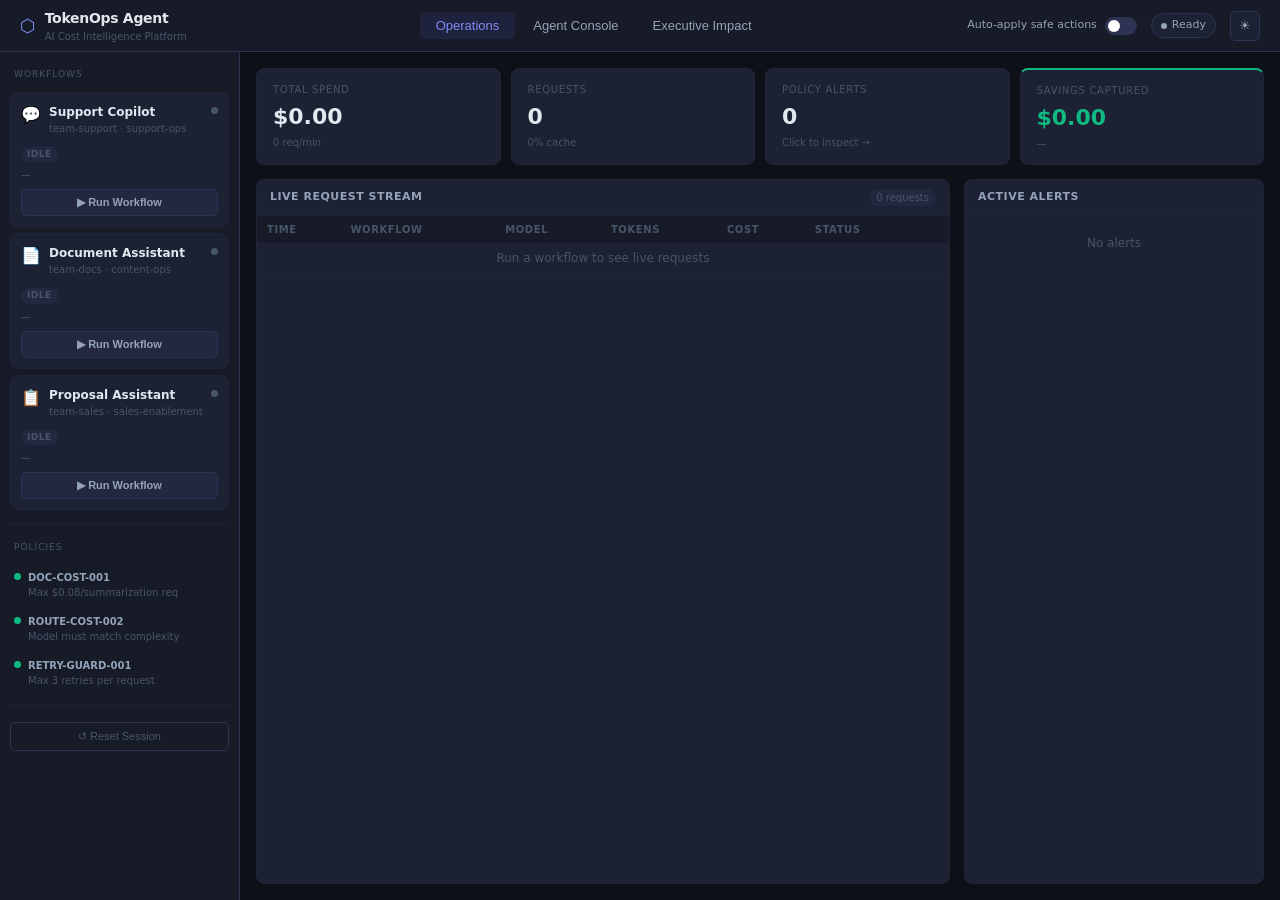
<file: index.html>
<!DOCTYPE html>
<html lang="en" data-theme="dark">
<head>
  <meta charset="UTF-8">
  <meta name="viewport" content="width=device-width, initial-scale=1.0">
  <title>TokenOps Agent</title>
  <link rel="stylesheet" href="styles.css">
</head>
<body>
<div class="app">

  <!-- HEADER -->
  <header class="app-header">
    <div class="hdr-brand">
      <span class="brand-hex">⬡</span>
      <div>
        <div class="brand-name">TokenOps Agent</div>
        <div class="brand-sub">AI Cost Intelligence Platform</div>
      </div>
    </div>

    <nav class="tab-nav" id="tabNav">
      <button class="tab-btn active" data-tab="operations">Operations</button>
      <button class="tab-btn" data-tab="agent">
        Agent Console
        <span class="tab-badge hidden" id="agentBadge">0</span>
      </button>
      <button class="tab-btn" data-tab="executive">Executive Impact</button>
    </nav>

    <div class="hdr-right">
      <label class="autoapply-label">
        <span class="autoapply-text">Auto-apply safe actions</span>
        <div class="toggle" id="autoApplyToggle" onclick="toggleAutoApply()">
          <div class="toggle-thumb"></div>
        </div>
      </label>
      <div class="live-chip" id="liveChip">
        <span class="live-dot"></span>
        <span id="liveLabel">Ready</span>
      </div>
      <button class="hdr-btn" id="themeBtn" onclick="toggleTheme()">☀</button>
    </div>
  </header>

  <!-- BODY -->
  <div class="app-body">

    <!-- SIDEBAR -->
    <aside class="sidebar">
      <div class="sb-label">WORKFLOWS</div>

      <!-- Support Copilot -->
      <div class="wf-card" id="card-support-copilot">
        <div class="wf-card-top">
          <span class="wf-icon">💬</span>
          <div class="wf-meta">
            <div class="wf-name">Support Copilot</div>
            <div class="wf-owner">team-support · support-ops</div>
          </div>
          <span class="wf-dot idle" id="dot-support-copilot"></span>
        </div>
        <div class="wf-badge idle" id="badge-support-copilot">IDLE</div>
        <div class="wf-stats" id="stats-support-copilot">—</div>
        <button class="wf-btn" id="btn-support-copilot"
                onclick="WorkflowEngine.toggle('support-copilot')">▶ Run Workflow</button>
      </div>

      <!-- Document Assistant -->
      <div class="wf-card" id="card-doc-summarizer">
        <div class="wf-card-top">
          <span class="wf-icon">📄</span>
          <div class="wf-meta">
            <div class="wf-name">Document Assistant</div>
            <div class="wf-owner">team-docs · content-ops</div>
          </div>
          <span class="wf-dot idle" id="dot-doc-summarizer"></span>
        </div>
        <div class="wf-badge idle" id="badge-doc-summarizer">IDLE</div>
        <div class="wf-stats" id="stats-doc-summarizer">—</div>
        <button class="wf-btn" id="btn-doc-summarizer"
                onclick="WorkflowEngine.toggle('doc-summarizer')">▶ Run Workflow</button>
      </div>

      <!-- Proposal Assistant -->
      <div class="wf-card" id="card-proposal-assistant">
        <div class="wf-card-top">
          <span class="wf-icon">📋</span>
          <div class="wf-meta">
            <div class="wf-name">Proposal Assistant</div>
            <div class="wf-owner">team-sales · sales-enablement</div>
          </div>
          <span class="wf-dot idle" id="dot-proposal-assistant"></span>
        </div>
        <div class="wf-badge idle" id="badge-proposal-assistant">IDLE</div>
        <div class="wf-stats" id="stats-proposal-assistant">—</div>
        <button class="wf-btn" id="btn-proposal-assistant"
                onclick="WorkflowEngine.toggle('proposal-assistant')">▶ Run Workflow</button>
      </div>

      <div class="sb-divider"></div>
      <div class="sb-label">POLICIES</div>

      <div class="policy-row">
        <span class="policy-dot ok" id="pdot-DOC-COST-001"></span>
        <div>
          <div class="policy-id">DOC-COST-001</div>
          <div class="policy-desc">Max $0.08/summarization req</div>
        </div>
      </div>
      <div class="policy-row">
        <span class="policy-dot ok" id="pdot-ROUTE-COST-002"></span>
        <div>
          <div class="policy-id">ROUTE-COST-002</div>
          <div class="policy-desc">Model must match complexity</div>
        </div>
      </div>
      <div class="policy-row">
        <span class="policy-dot ok" id="pdot-RETRY-GUARD-001"></span>
        <div>
          <div class="policy-id">RETRY-GUARD-001</div>
          <div class="policy-desc">Max 3 retries per request</div>
        </div>
      </div>

      <div class="sb-divider"></div>
      <button class="reset-btn" onclick="App.reset()">↺ Reset Session</button>
    </aside>

    <!-- MAIN -->
    <main class="main">

      <!-- TAB: OPERATIONS -->
      <div class="tab-panel active" id="tab-operations">
        <div class="kpi-row">
          <div class="kpi">
            <div class="kpi-lbl">Total Spend</div>
            <div class="kpi-val" id="kpiSpend">$0.00</div>
            <div class="kpi-sub" id="kpiReqRate">0 req/min</div>
          </div>
          <div class="kpi">
            <div class="kpi-lbl">Requests</div>
            <div class="kpi-val" id="kpiReqs">0</div>
            <div class="kpi-sub" id="kpiCacheRate">0% cache</div>
          </div>
          <div class="kpi kpi-warn" id="kpiAlertCard" onclick="UI.switchTab('agent')" style="cursor:pointer">
            <div class="kpi-lbl">Policy Alerts</div>
            <div class="kpi-val" id="kpiAlerts">0</div>
            <div class="kpi-sub">Click to inspect →</div>
          </div>
          <div class="kpi kpi-green">
            <div class="kpi-lbl">Savings Captured</div>
            <div class="kpi-val" id="kpiSavings">$0.00</div>
            <div class="kpi-sub" id="kpiSavingsPct">—</div>
          </div>
        </div>

        <div class="ops-grid">
          <div class="panel">
            <div class="panel-hdr">
              <h2>Live Request Stream</h2>
              <span class="panel-badge" id="streamCount">0 requests</span>
            </div>
            <div class="tbl-wrap">
              <table class="req-tbl">
                <thead><tr>
                  <th>Time</th><th>Workflow</th><th>Model</th>
                  <th>Tokens</th><th>Cost</th><th>Status</th><th></th>
                </tr></thead>
                <tbody id="reqBody">
                  <tr><td colspan="7" class="empty-cell">Run a workflow to see live requests</td></tr>
                </tbody>
              </table>
            </div>
          </div>

          <div class="panel">
            <div class="panel-hdr"><h2>Active Alerts</h2></div>
            <div id="alertsList"><div class="empty-cell" style="padding:18px">No alerts</div></div>
          </div>
        </div>
      </div>

      <!-- TAB: AGENT CONSOLE -->
      <div class="tab-panel" id="tab-agent">
        <div class="agent-toolbar">
          <span class="agent-toolbar-lbl">Agent observing all running workflows</span>
          <label class="inline-toggle">
            <input type="checkbox" id="autoApplyCb" onchange="toggleAutoApply()">
            <span>Auto-apply safe actions</span>
          </label>
        </div>
        <div class="agent-feed" id="agentFeed">
          <div class="agent-idle">
            <div class="agent-idle-ico">🔍</div>
            <div>Start a workflow to see the agent in action.</div>
          </div>
        </div>
      </div>

      <!-- TAB: EXECUTIVE IMPACT -->
      <div class="tab-panel" id="tab-executive">
        <div id="execContent">
          <div class="exec-empty">
            <div style="font-size:32px;margin-bottom:10px">📊</div>
            <div>Run a workflow and approve an optimization to see the impact summary.</div>
          </div>
        </div>
      </div>

    </main>
  </div><!-- /app-body -->

  <!-- DRAWER -->
  <div class="drawer" id="drawer">
    <div class="drawer-hdr">
      <span id="drawerTitle">Inspection</span>
      <button class="drawer-close" onclick="Drawer.close()">✕</button>
    </div>
    <div class="drawer-body" id="drawerBody"></div>
  </div>
  <div class="drawer-scrim" id="drawerScrim" onclick="Drawer.close()"></div>

</div><!-- /app -->
<script src="app.js"></script>
</body>
</html>
</file>
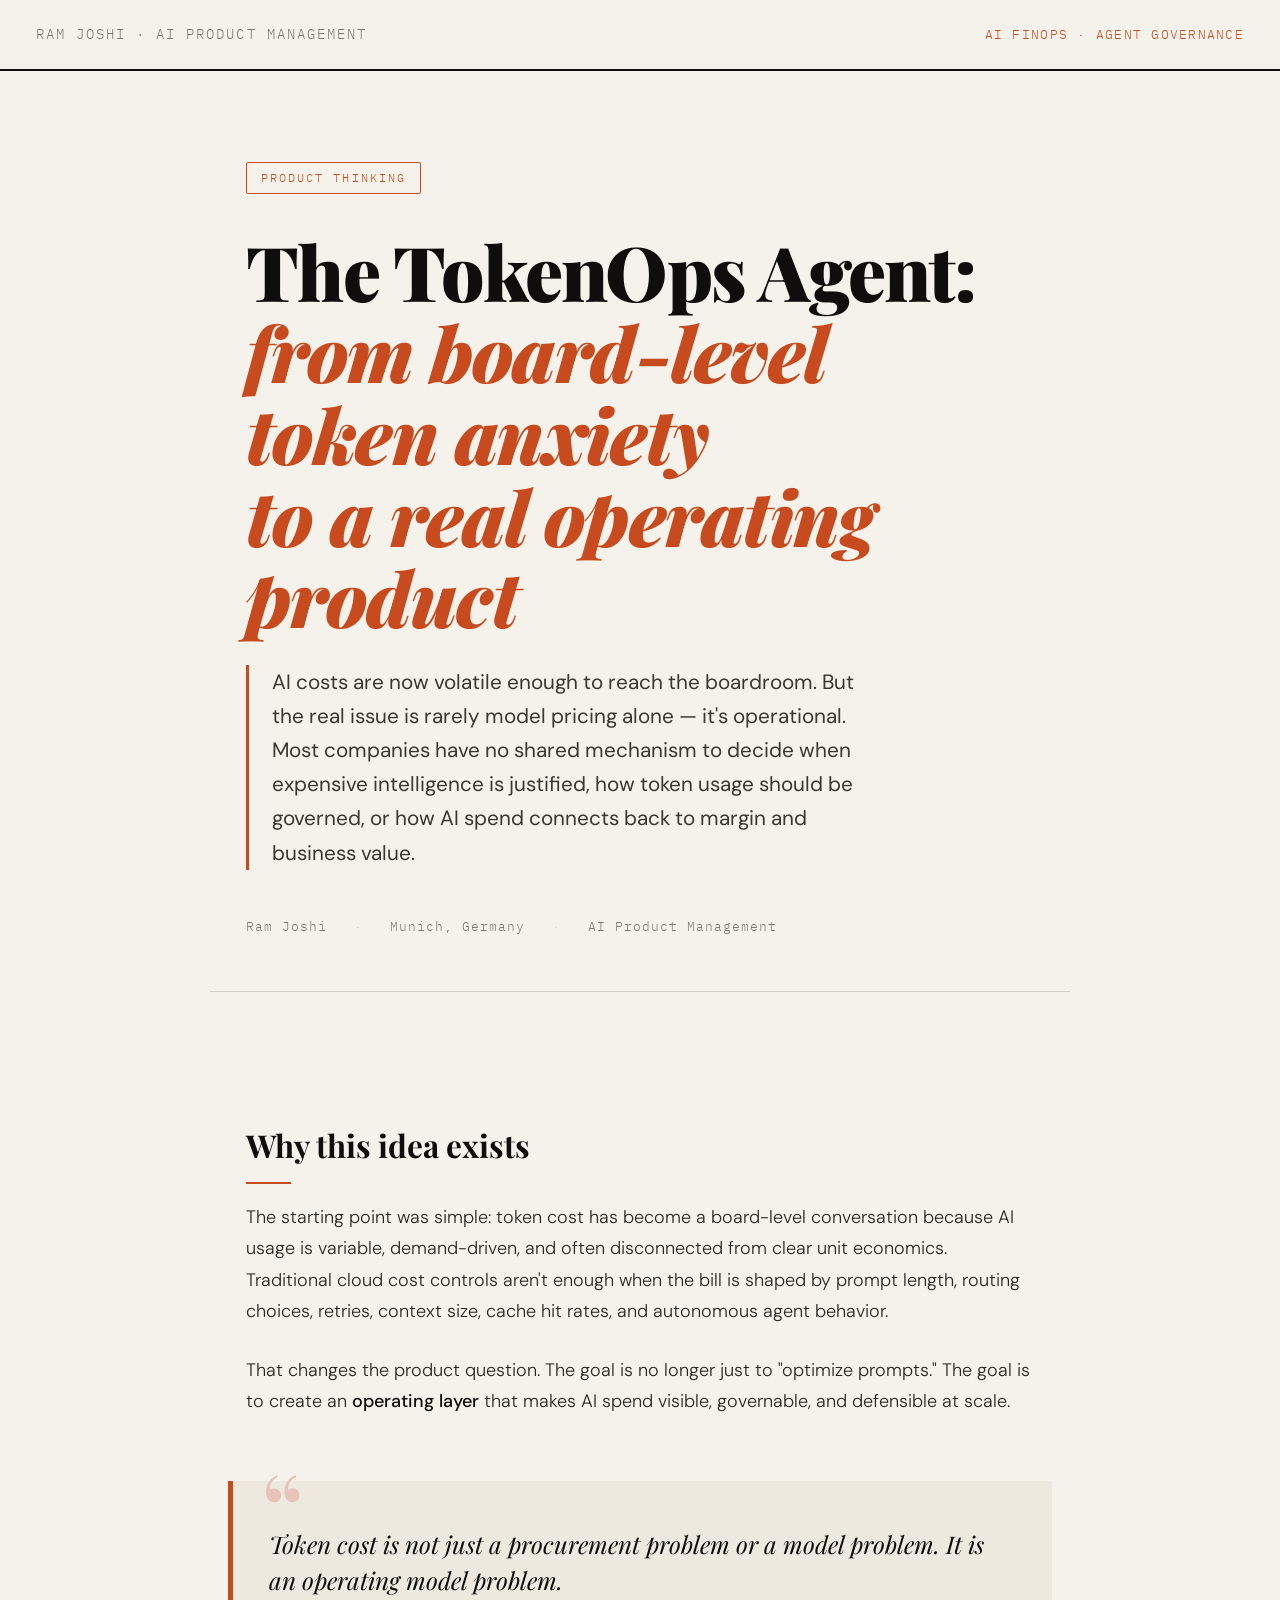
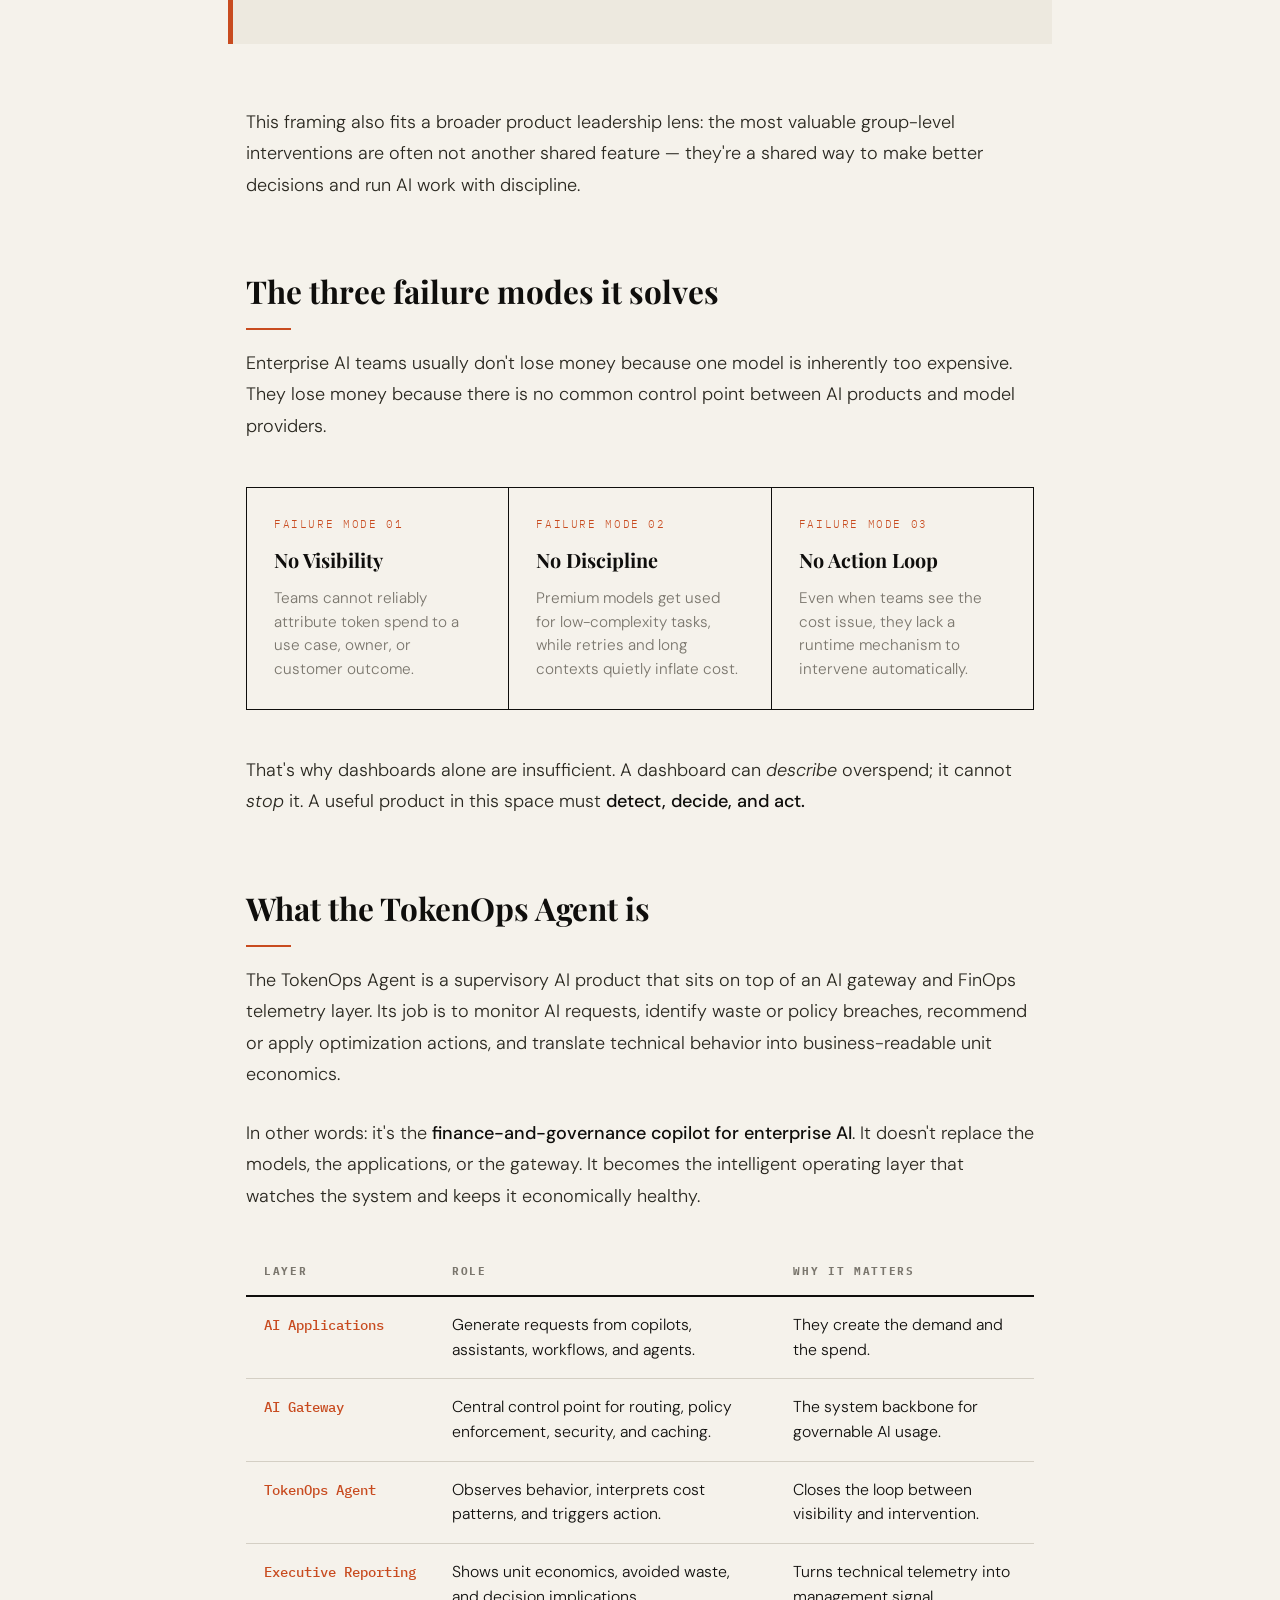
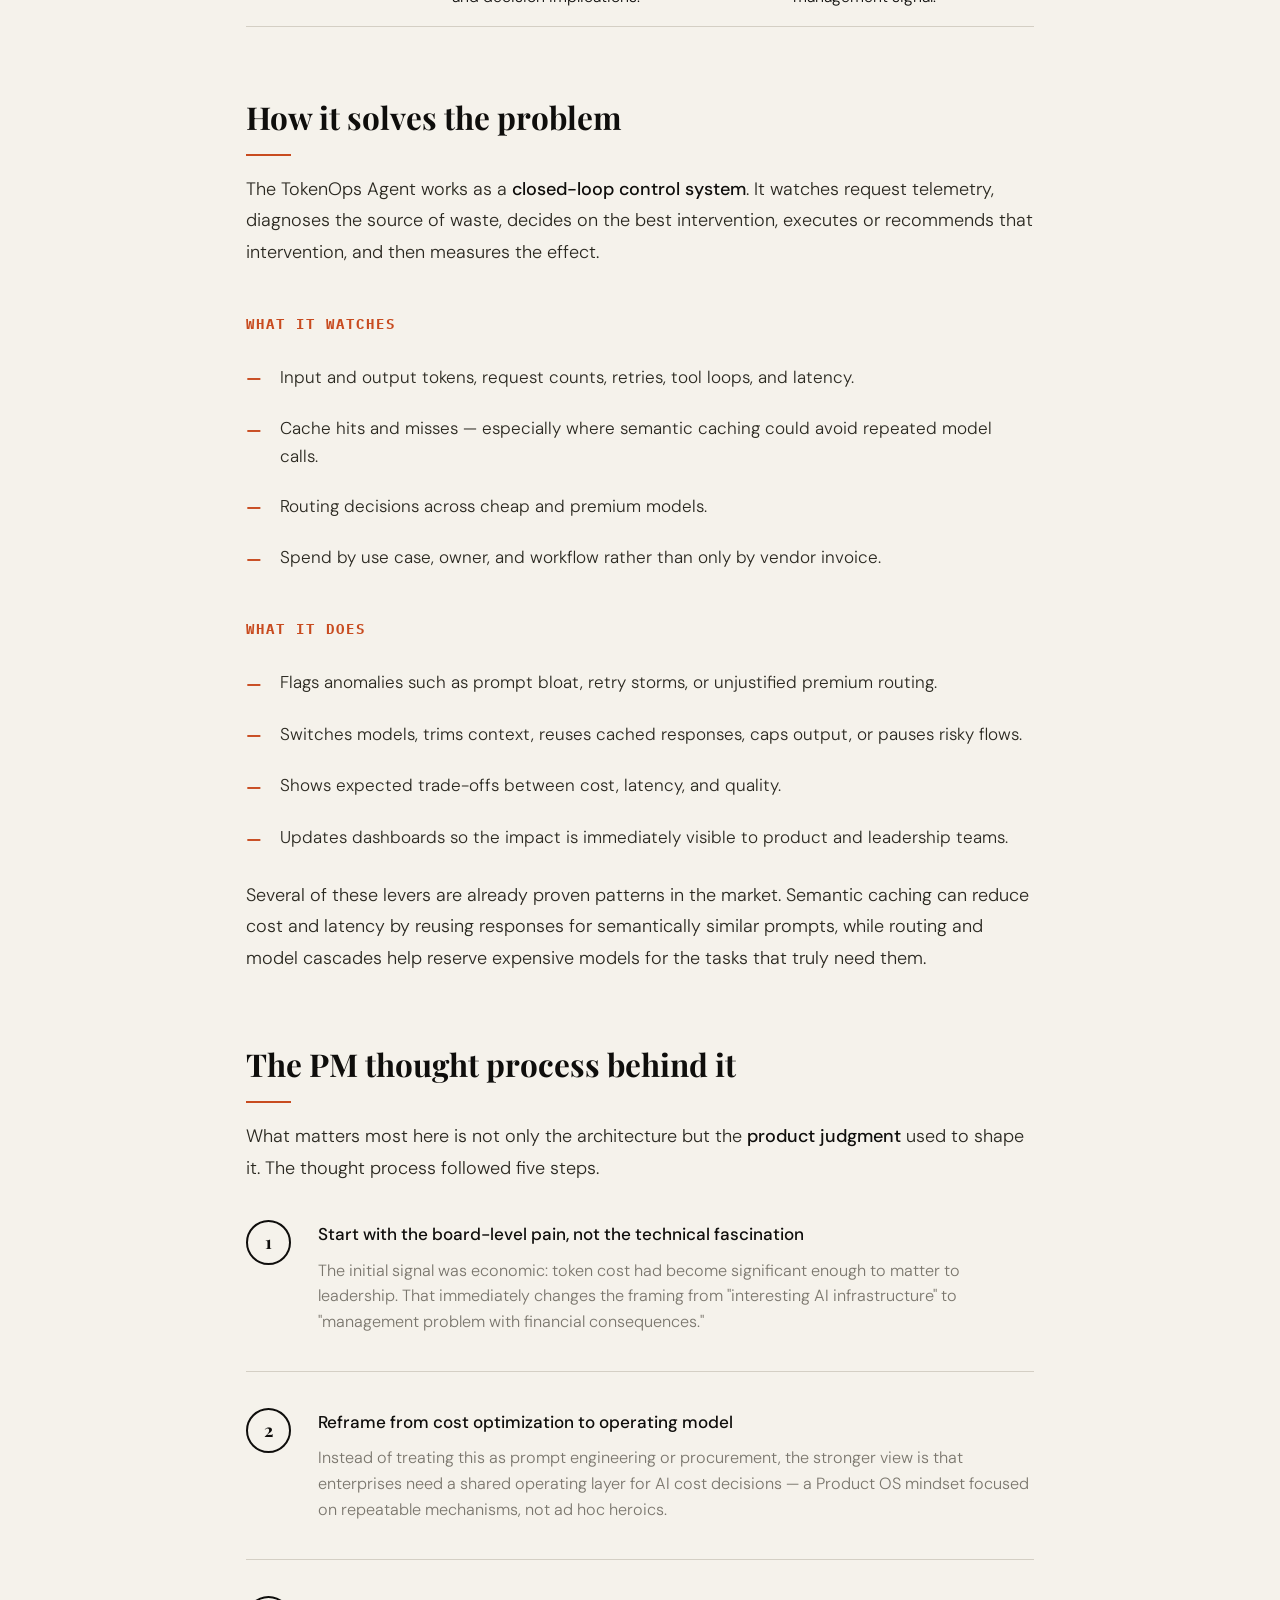
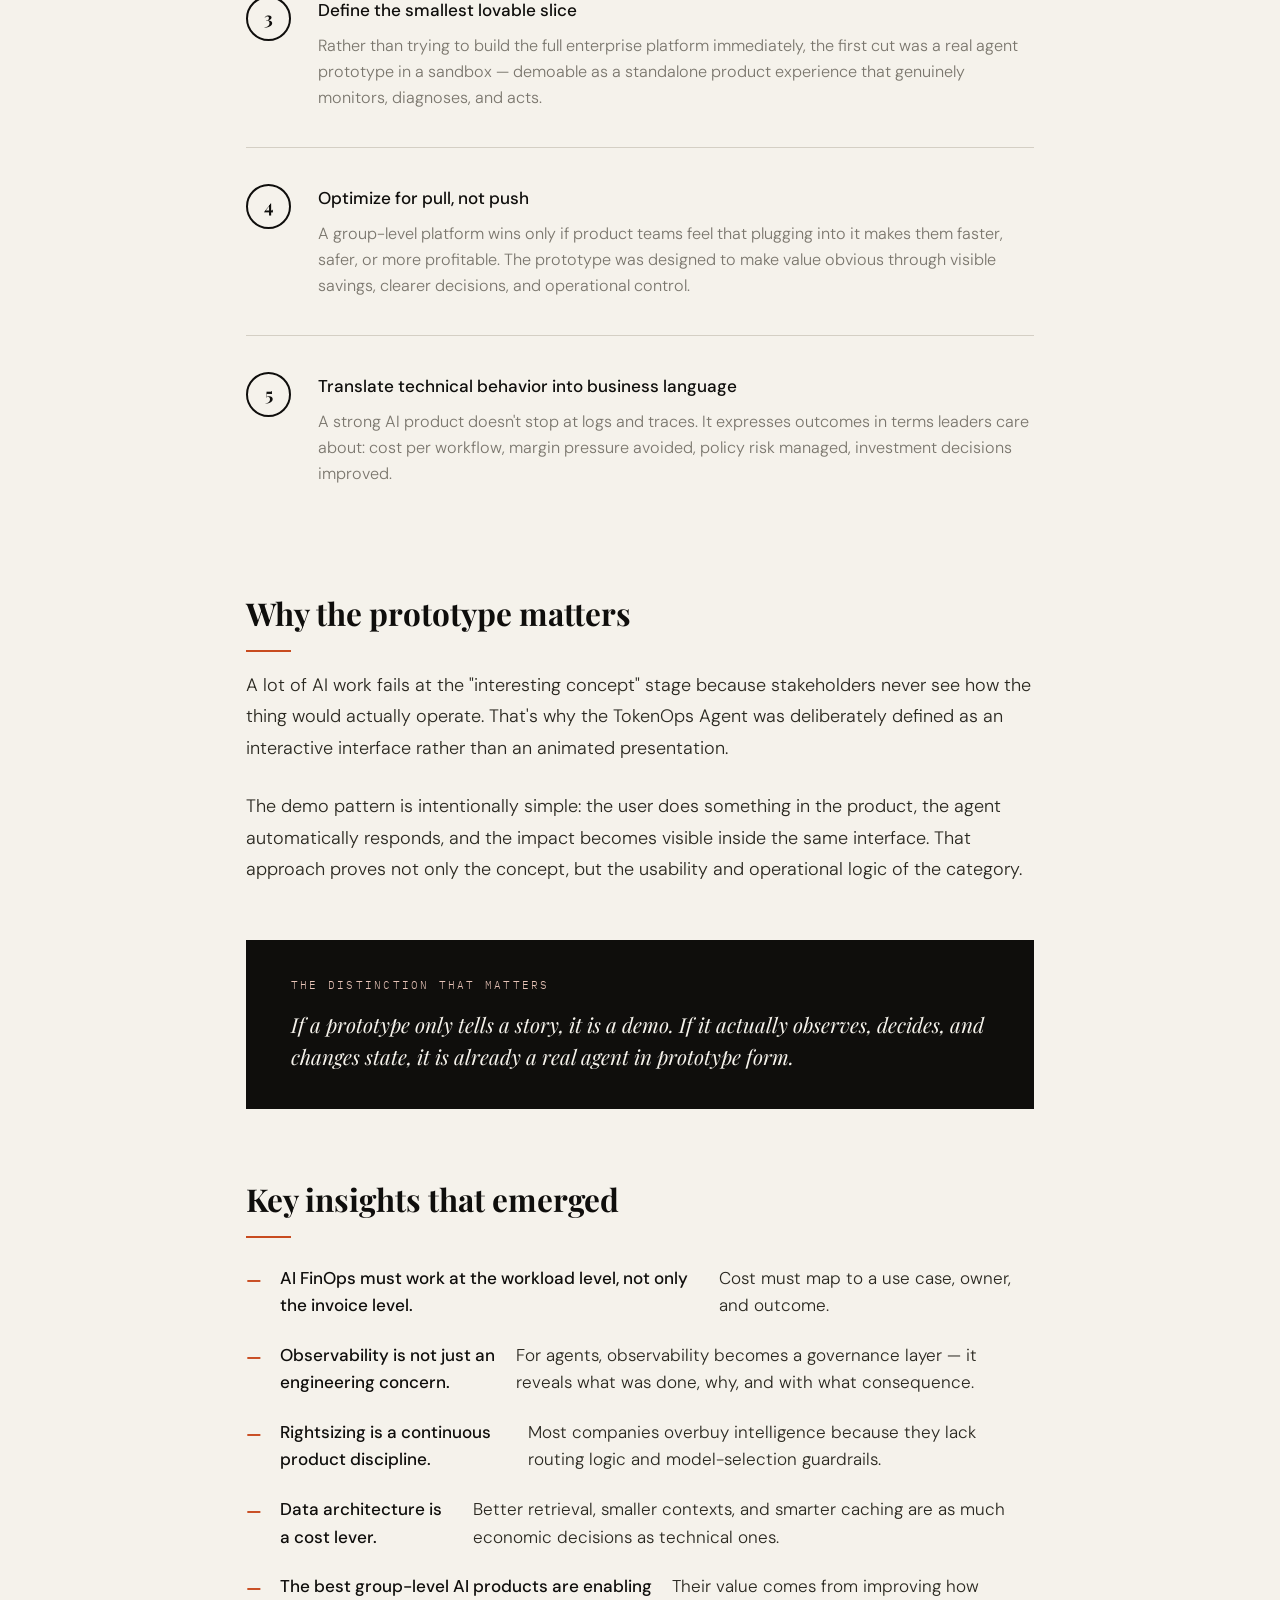
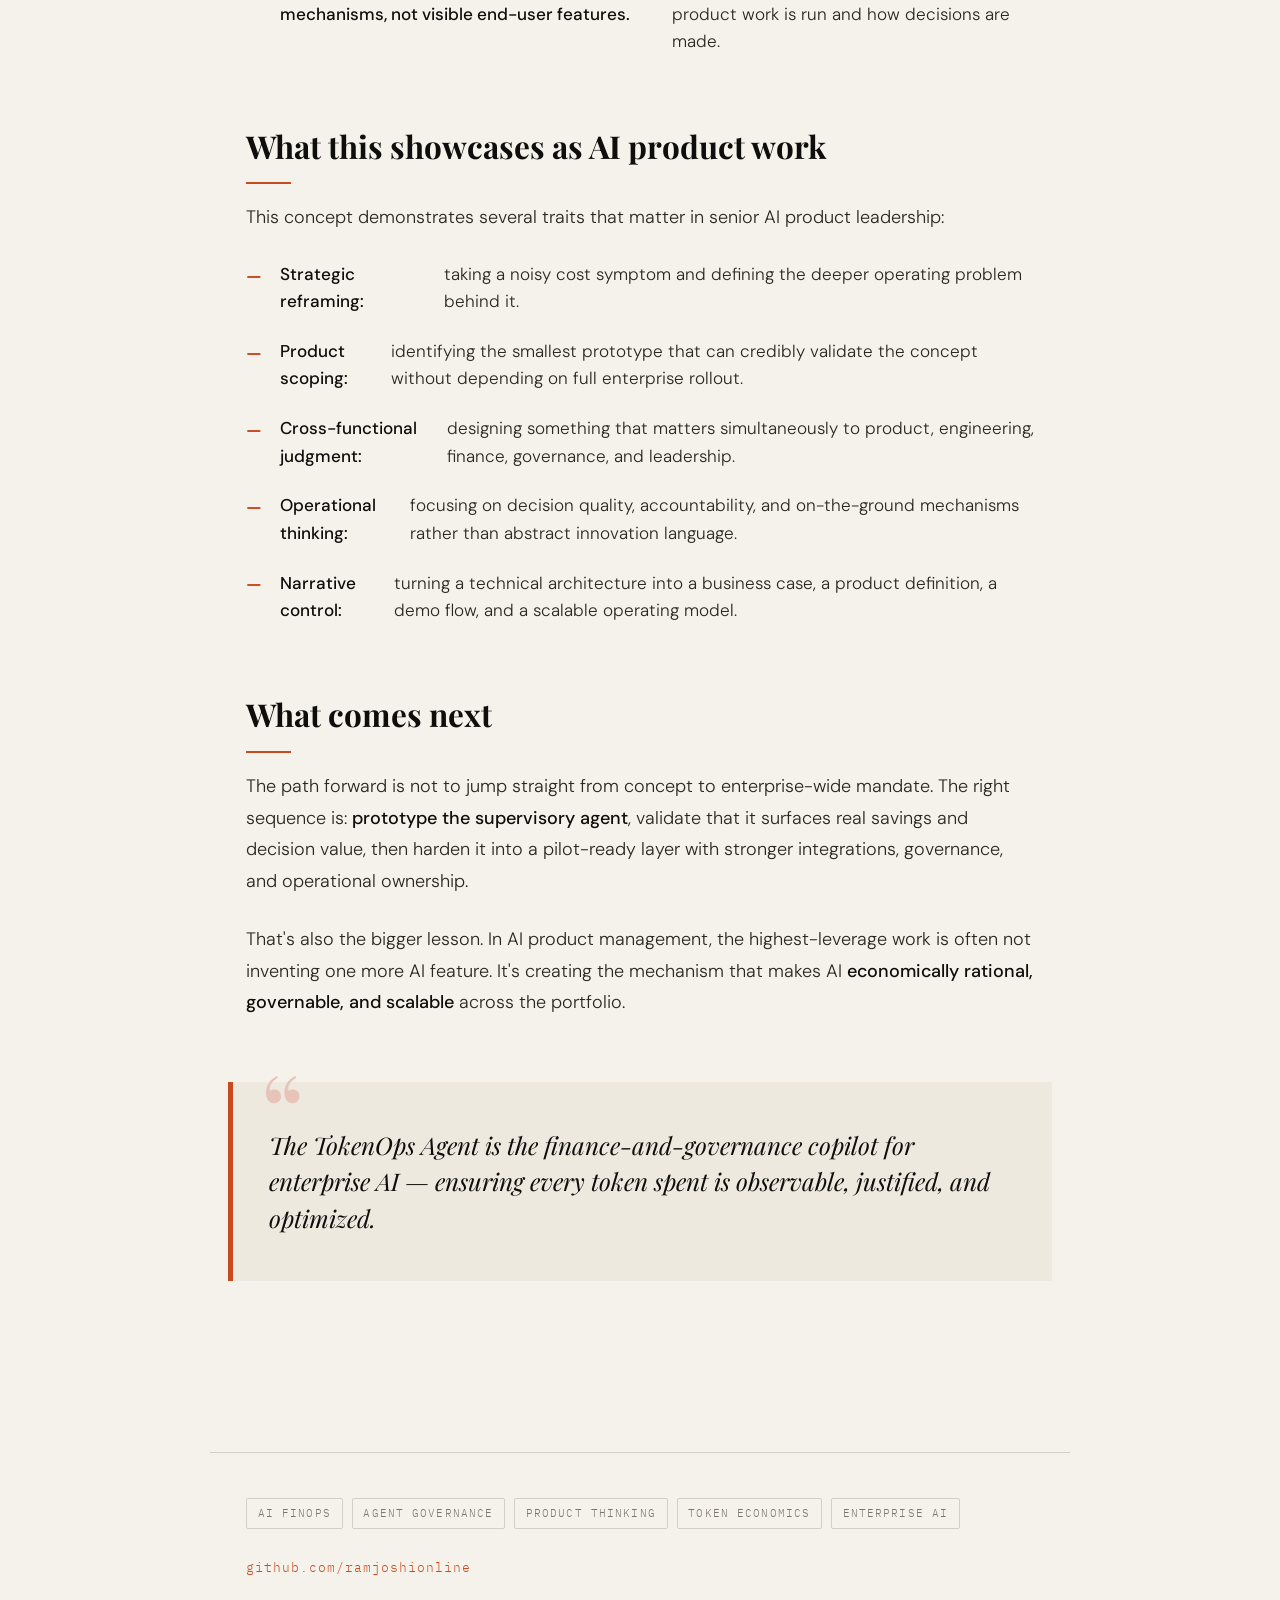
<file: blog.html>
<!DOCTYPE html>
<html lang="en">
<head>
<meta charset="UTF-8">
<meta name="viewport" content="width=device-width, initial-scale=1.0">
<title>The TokenOps Agent — Ram Joshi</title>
<link rel="preconnect" href="https://fonts.googleapis.com">
<link href="https://fonts.googleapis.com/css2?family=Playfair+Display:ital,wght@0,400;0,700;0,900;1,400&family=IBM+Plex+Mono:wght@400;500&family=DM+Sans:wght@300;400;500&display=swap" rel="stylesheet">
<style>
  :root {
    --ink: #0f0e0c;
    --paper: #f5f2eb;
    --cream: #ede9df;
    --accent: #c84b1f;
    --accent-muted: #e8c4b8;
    --rule: #d4cfc4;
    --meta: #7a766d;
  }

  *, *::before, *::after { box-sizing: border-box; margin: 0; padding: 0; }

  html { font-size: 18px; scroll-behavior: smooth; }

  body {
    background: var(--paper);
    color: var(--ink);
    font-family: 'DM Sans', sans-serif;
    font-weight: 300;
    line-height: 1.75;
    -webkit-font-smoothing: antialiased;
  }

  /* ── HEADER ── */
  .masthead {
    border-bottom: 2px solid var(--ink);
    padding: 1.25rem 2rem;
    display: flex;
    align-items: center;
    justify-content: space-between;
    position: sticky;
    top: 0;
    background: var(--paper);
    z-index: 10;
  }

  .masthead-name {
    font-family: 'IBM Plex Mono', monospace;
    font-size: 0.75rem;
    letter-spacing: 0.15em;
    text-transform: uppercase;
    color: var(--meta);
  }

  .masthead-tag {
    font-family: 'IBM Plex Mono', monospace;
    font-size: 0.7rem;
    letter-spacing: 0.1em;
    color: var(--accent);
    text-transform: uppercase;
  }

  /* ── HERO ── */
  .hero {
    max-width: 860px;
    margin: 0 auto;
    padding: 5rem 2rem 3rem;
    animation: fadeUp 0.8s ease both;
  }

  @keyframes fadeUp {
    from { opacity: 0; transform: translateY(20px); }
    to   { opacity: 1; transform: translateY(0); }
  }

  .category-pill {
    display: inline-block;
    font-family: 'IBM Plex Mono', monospace;
    font-size: 0.65rem;
    letter-spacing: 0.18em;
    text-transform: uppercase;
    color: var(--accent);
    border: 1px solid var(--accent);
    padding: 0.25rem 0.75rem;
    border-radius: 2px;
    margin-bottom: 2rem;
  }

  h1 {
    font-family: 'Playfair Display', serif;
    font-size: clamp(2.4rem, 6vw, 4.2rem);
    font-weight: 900;
    line-height: 1.08;
    letter-spacing: -0.02em;
    margin-bottom: 1.5rem;
    color: var(--ink);
  }

  h1 em {
    font-style: italic;
    color: var(--accent);
  }

  .hero-deck {
    font-size: 1.15rem;
    line-height: 1.65;
    color: #3a3730;
    max-width: 640px;
    font-weight: 400;
    border-left: 3px solid var(--accent);
    padding-left: 1.25rem;
    margin-bottom: 2.5rem;
  }

  .byline {
    display: flex;
    align-items: center;
    gap: 1.5rem;
    font-family: 'IBM Plex Mono', monospace;
    font-size: 0.7rem;
    color: var(--meta);
    letter-spacing: 0.08em;
  }

  .byline-dot { color: var(--rule); }

  /* ── DIVIDER ── */
  .rule {
    max-width: 860px;
    margin: 0 auto;
    padding: 0 2rem;
    border: none;
    border-top: 1px solid var(--rule);
  }

  /* ── ARTICLE BODY ── */
  .article {
    max-width: 860px;
    margin: 0 auto;
    padding: 3.5rem 2rem 6rem;
    animation: fadeUp 1s ease 0.2s both;
  }

  /* ── PULL QUOTE ── */
  .pull-quote {
    margin: 3.5rem -1rem;
    padding: 2.5rem 2.5rem 2.5rem 2rem;
    background: var(--cream);
    border-left: 5px solid var(--accent);
    position: relative;
  }

  .pull-quote::before {
    content: '\201C';
    font-family: 'Playfair Display', serif;
    font-size: 6rem;
    color: var(--accent-muted);
    position: absolute;
    top: -1.5rem;
    left: 1.5rem;
    line-height: 1;
  }

  .pull-quote p {
    font-family: 'Playfair Display', serif;
    font-size: 1.35rem;
    line-height: 1.5;
    font-style: italic;
    color: var(--ink);
    margin: 0;
    position: relative;
    z-index: 1;
  }

  /* ── SECTION HEADERS ── */
  h2 {
    font-family: 'Playfair Display', serif;
    font-size: 1.75rem;
    font-weight: 700;
    margin: 3.5rem 0 1rem;
    color: var(--ink);
    position: relative;
    padding-bottom: 0.6rem;
  }

  h2::after {
    content: '';
    position: absolute;
    bottom: 0;
    left: 0;
    width: 2.5rem;
    height: 2px;
    background: var(--accent);
  }

  h3 {
    font-family: 'IBM Plex Mono', monospace;
    font-size: 0.75rem;
    letter-spacing: 0.15em;
    text-transform: uppercase;
    color: var(--accent);
    margin: 2.5rem 0 0.75rem;
  }

  p {
    margin-bottom: 1.5rem;
    font-size: 1rem;
    color: #2a2820;
  }

  strong {
    font-weight: 500;
    color: var(--ink);
  }

  /* ── FAILURE MODES GRID ── */
  .failure-grid {
    display: grid;
    grid-template-columns: repeat(auto-fit, minmax(220px, 1fr));
    gap: 1px;
    background: var(--ink);
    border: 1px solid var(--ink);
    margin: 2.5rem 0;
  }

  .failure-card {
    background: var(--paper);
    padding: 1.5rem;
    position: relative;
  }

  .failure-label {
    font-family: 'IBM Plex Mono', monospace;
    font-size: 0.6rem;
    letter-spacing: 0.15em;
    text-transform: uppercase;
    color: var(--accent);
    margin-bottom: 0.5rem;
  }

  .failure-title {
    font-family: 'Playfair Display', serif;
    font-size: 1.1rem;
    font-weight: 700;
    margin-bottom: 0.5rem;
  }

  .failure-desc {
    font-size: 0.85rem;
    color: var(--meta);
    margin: 0;
    line-height: 1.55;
  }

  /* ── LAYER TABLE ── */
  .layer-table {
    width: 100%;
    border-collapse: collapse;
    margin: 2rem 0;
    font-size: 0.88rem;
  }

  .layer-table th {
    font-family: 'IBM Plex Mono', monospace;
    font-size: 0.62rem;
    letter-spacing: 0.15em;
    text-transform: uppercase;
    color: var(--meta);
    text-align: left;
    padding: 0.75rem 1rem;
    border-bottom: 2px solid var(--ink);
  }

  .layer-table td {
    padding: 0.9rem 1rem;
    border-bottom: 1px solid var(--rule);
    vertical-align: top;
    line-height: 1.55;
  }

  .layer-table tr:hover td {
    background: var(--cream);
    transition: background 0.15s;
  }

  .layer-name {
    font-family: 'IBM Plex Mono', monospace;
    font-size: 0.78rem;
    font-weight: 500;
    color: var(--accent);
    white-space: nowrap;
  }

  /* ── PM STEPS ── */
  .pm-steps {
    margin: 2rem 0;
    counter-reset: step;
  }

  .pm-step {
    display: flex;
    gap: 1.5rem;
    margin-bottom: 2rem;
    padding-bottom: 2rem;
    border-bottom: 1px solid var(--rule);
    counter-increment: step;
  }

  .pm-step:last-child {
    border-bottom: none;
    margin-bottom: 0;
  }

  .step-num {
    flex-shrink: 0;
    width: 2.5rem;
    height: 2.5rem;
    border: 2px solid var(--ink);
    border-radius: 50%;
    display: flex;
    align-items: center;
    justify-content: center;
    font-family: 'Playfair Display', serif;
    font-size: 1rem;
    font-weight: 700;
    color: var(--ink);
  }

  .step-content h4 {
    font-family: 'DM Sans', sans-serif;
    font-weight: 500;
    font-size: 0.95rem;
    margin-bottom: 0.4rem;
    color: var(--ink);
  }

  .step-content p {
    font-size: 0.9rem;
    color: var(--meta);
    margin: 0;
    line-height: 1.6;
  }

  /* ── INSIGHT LIST ── */
  .insight-list {
    list-style: none;
    margin: 1.5rem 0;
  }

  .insight-list li {
    display: flex;
    gap: 1rem;
    margin-bottom: 1.25rem;
    font-size: 0.95rem;
    line-height: 1.6;
    color: #2a2820;
  }

  .insight-list li::before {
    content: '—';
    color: var(--accent);
    font-weight: 700;
    flex-shrink: 0;
    margin-top: 0.1rem;
  }

  /* ── CALLOUT BOX ── */
  .callout {
    background: var(--ink);
    color: var(--paper);
    padding: 2rem 2.5rem;
    margin: 3rem 0;
  }

  .callout-label {
    font-family: 'IBM Plex Mono', monospace;
    font-size: 0.62rem;
    letter-spacing: 0.2em;
    text-transform: uppercase;
    color: var(--accent-muted);
    margin-bottom: 0.75rem;
  }

  .callout p {
    font-family: 'Playfair Display', serif;
    font-size: 1.15rem;
    font-style: italic;
    line-height: 1.55;
    color: var(--paper);
    margin: 0;
  }

  /* ── FOOTER ── */
  .article-footer {
    max-width: 860px;
    margin: 0 auto;
    padding: 0 2rem 4rem;
    border-top: 1px solid var(--rule);
    padding-top: 2.5rem;
    display: flex;
    justify-content: space-between;
    align-items: flex-start;
    flex-wrap: wrap;
    gap: 1.5rem;
  }

  .footer-tags {
    display: flex;
    flex-wrap: wrap;
    gap: 0.5rem;
  }

  .tag {
    font-family: 'IBM Plex Mono', monospace;
    font-size: 0.62rem;
    letter-spacing: 0.1em;
    text-transform: uppercase;
    color: var(--meta);
    border: 1px solid var(--rule);
    padding: 0.25rem 0.6rem;
    border-radius: 2px;
  }

  .footer-cta {
    font-family: 'IBM Plex Mono', monospace;
    font-size: 0.7rem;
    color: var(--meta);
    letter-spacing: 0.08em;
  }

  .footer-cta a {
    color: var(--accent);
    text-decoration: none;
  }

  /* ── RESPONSIVE ── */
  @media (max-width: 640px) {
    .pull-quote { margin: 2.5rem 0; }
    .failure-grid { grid-template-columns: 1fr; }
    .layer-table { font-size: 0.8rem; }
    .article-footer { flex-direction: column; }
  }
</style>
</head>
<body>

<header class="masthead">
  <span class="masthead-name">Ram Joshi · AI Product Management</span>
  <span class="masthead-tag">AI FinOps · Agent Governance</span>
</header>

<main>
  <article>
    <div class="hero">
      <div class="category-pill">Product Thinking</div>
      <h1>The TokenOps Agent:<br><em>from board-level token anxiety<br>to a real operating product</em></h1>
      <p class="hero-deck">
        AI costs are now volatile enough to reach the boardroom. But the real issue is rarely model pricing alone — it's operational. Most companies have no shared mechanism to decide when expensive intelligence is justified, how token usage should be governed, or how AI spend connects back to margin and business value.
      </p>
      <div class="byline">
        <span>Ram Joshi</span>
        <span class="byline-dot">·</span>
        <span>Munich, Germany</span>
        <span class="byline-dot">·</span>
        <span>AI Product Management</span>
      </div>
    </div>

    <hr class="rule">

    <div class="article">

      <h2>Why this idea exists</h2>
      <p>
        The starting point was simple: token cost has become a board-level conversation because AI usage is variable, demand-driven, and often disconnected from clear unit economics. Traditional cloud cost controls aren't enough when the bill is shaped by prompt length, routing choices, retries, context size, cache hit rates, and autonomous agent behavior.
      </p>
      <p>
        That changes the product question. The goal is no longer just to "optimize prompts." The goal is to create an <strong>operating layer</strong> that makes AI spend visible, governable, and defensible at scale.
      </p>

      <div class="pull-quote">
        <p>Token cost is not just a procurement problem or a model problem. It is an operating model problem.</p>
      </div>

      <p>
        This framing also fits a broader product leadership lens: the most valuable group-level interventions are often not another shared feature — they're a shared way to make better decisions and run AI work with discipline.
      </p>

      <h2>The three failure modes it solves</h2>
      <p>Enterprise AI teams usually don't lose money because one model is inherently too expensive. They lose money because there is no common control point between AI products and model providers.</p>

      <div class="failure-grid">
        <div class="failure-card">
          <div class="failure-label">Failure Mode 01</div>
          <div class="failure-title">No Visibility</div>
          <p class="failure-desc">Teams cannot reliably attribute token spend to a use case, owner, or customer outcome.</p>
        </div>
        <div class="failure-card">
          <div class="failure-label">Failure Mode 02</div>
          <div class="failure-title">No Discipline</div>
          <p class="failure-desc">Premium models get used for low-complexity tasks, while retries and long contexts quietly inflate cost.</p>
        </div>
        <div class="failure-card">
          <div class="failure-label">Failure Mode 03</div>
          <div class="failure-title">No Action Loop</div>
          <p class="failure-desc">Even when teams see the cost issue, they lack a runtime mechanism to intervene automatically.</p>
        </div>
      </div>

      <p>
        That's why dashboards alone are insufficient. A dashboard can <em>describe</em> overspend; it cannot <em>stop</em> it. A useful product in this space must <strong>detect, decide, and act.</strong>
      </p>

      <h2>What the TokenOps Agent is</h2>
      <p>
        The TokenOps Agent is a supervisory AI product that sits on top of an AI gateway and FinOps telemetry layer. Its job is to monitor AI requests, identify waste or policy breaches, recommend or apply optimization actions, and translate technical behavior into business-readable unit economics.
      </p>
      <p>
        In other words: it's the <strong>finance-and-governance copilot for enterprise AI</strong>. It doesn't replace the models, the applications, or the gateway. It becomes the intelligent operating layer that watches the system and keeps it economically healthy.
      </p>

      <table class="layer-table">
        <thead>
          <tr>
            <th>Layer</th>
            <th>Role</th>
            <th>Why it matters</th>
          </tr>
        </thead>
        <tbody>
          <tr>
            <td><span class="layer-name">AI Applications</span></td>
            <td>Generate requests from copilots, assistants, workflows, and agents.</td>
            <td>They create the demand and the spend.</td>
          </tr>
          <tr>
            <td><span class="layer-name">AI Gateway</span></td>
            <td>Central control point for routing, policy enforcement, security, and caching.</td>
            <td>The system backbone for governable AI usage.</td>
          </tr>
          <tr>
            <td><span class="layer-name">TokenOps Agent</span></td>
            <td>Observes behavior, interprets cost patterns, and triggers action.</td>
            <td>Closes the loop between visibility and intervention.</td>
          </tr>
          <tr>
            <td><span class="layer-name">Executive Reporting</span></td>
            <td>Shows unit economics, avoided waste, and decision implications.</td>
            <td>Turns technical telemetry into management signal.</td>
          </tr>
        </tbody>
      </table>

      <h2>How it solves the problem</h2>
      <p>
        The TokenOps Agent works as a <strong>closed-loop control system</strong>. It watches request telemetry, diagnoses the source of waste, decides on the best intervention, executes or recommends that intervention, and then measures the effect.
      </p>

      <h3>What it watches</h3>
      <ul class="insight-list">
        <li>Input and output tokens, request counts, retries, tool loops, and latency.</li>
        <li>Cache hits and misses — especially where semantic caching could avoid repeated model calls.</li>
        <li>Routing decisions across cheap and premium models.</li>
        <li>Spend by use case, owner, and workflow rather than only by vendor invoice.</li>
      </ul>

      <h3>What it does</h3>
      <ul class="insight-list">
        <li>Flags anomalies such as prompt bloat, retry storms, or unjustified premium routing.</li>
        <li>Switches models, trims context, reuses cached responses, caps output, or pauses risky flows.</li>
        <li>Shows expected trade-offs between cost, latency, and quality.</li>
        <li>Updates dashboards so the impact is immediately visible to product and leadership teams.</li>
      </ul>

      <p>
        Several of these levers are already proven patterns in the market. Semantic caching can reduce cost and latency by reusing responses for semantically similar prompts, while routing and model cascades help reserve expensive models for the tasks that truly need them.
      </p>

      <h2>The PM thought process behind it</h2>
      <p>What matters most here is not only the architecture but the <strong>product judgment</strong> used to shape it. The thought process followed five steps.</p>

      <div class="pm-steps">
        <div class="pm-step">
          <div class="step-num">1</div>
          <div class="step-content">
            <h4>Start with the board-level pain, not the technical fascination</h4>
            <p>The initial signal was economic: token cost had become significant enough to matter to leadership. That immediately changes the framing from "interesting AI infrastructure" to "management problem with financial consequences."</p>
          </div>
        </div>
        <div class="pm-step">
          <div class="step-num">2</div>
          <div class="step-content">
            <h4>Reframe from cost optimization to operating model</h4>
            <p>Instead of treating this as prompt engineering or procurement, the stronger view is that enterprises need a shared operating layer for AI cost decisions — a Product OS mindset focused on repeatable mechanisms, not ad hoc heroics.</p>
          </div>
        </div>
        <div class="pm-step">
          <div class="step-num">3</div>
          <div class="step-content">
            <h4>Define the smallest lovable slice</h4>
            <p>Rather than trying to build the full enterprise platform immediately, the first cut was a real agent prototype in a sandbox — demoable as a standalone product experience that genuinely monitors, diagnoses, and acts.</p>
          </div>
        </div>
        <div class="pm-step">
          <div class="step-num">4</div>
          <div class="step-content">
            <h4>Optimize for pull, not push</h4>
            <p>A group-level platform wins only if product teams feel that plugging into it makes them faster, safer, or more profitable. The prototype was designed to make value obvious through visible savings, clearer decisions, and operational control.</p>
          </div>
        </div>
        <div class="pm-step">
          <div class="step-num">5</div>
          <div class="step-content">
            <h4>Translate technical behavior into business language</h4>
            <p>A strong AI product doesn't stop at logs and traces. It expresses outcomes in terms leaders care about: cost per workflow, margin pressure avoided, policy risk managed, investment decisions improved.</p>
          </div>
        </div>
      </div>

      <h2>Why the prototype matters</h2>
      <p>
        A lot of AI work fails at the "interesting concept" stage because stakeholders never see how the thing would actually operate. That's why the TokenOps Agent was deliberately defined as an interactive interface rather than an animated presentation.
      </p>
      <p>
        The demo pattern is intentionally simple: the user does something in the product, the agent automatically responds, and the impact becomes visible inside the same interface. That approach proves not only the concept, but the usability and operational logic of the category.
      </p>

      <div class="callout">
        <div class="callout-label">The distinction that matters</div>
        <p>If a prototype only tells a story, it is a demo. If it actually observes, decides, and changes state, it is already a real agent in prototype form.</p>
      </div>

      <h2>Key insights that emerged</h2>
      <ul class="insight-list">
        <li><strong>AI FinOps must work at the workload level, not only the invoice level.</strong> Cost must map to a use case, owner, and outcome.</li>
        <li><strong>Observability is not just an engineering concern.</strong> For agents, observability becomes a governance layer — it reveals what was done, why, and with what consequence.</li>
        <li><strong>Rightsizing is a continuous product discipline.</strong> Most companies overbuy intelligence because they lack routing logic and model-selection guardrails.</li>
        <li><strong>Data architecture is a cost lever.</strong> Better retrieval, smaller contexts, and smarter caching are as much economic decisions as technical ones.</li>
        <li><strong>The best group-level AI products are enabling mechanisms, not visible end-user features.</strong> Their value comes from improving how product work is run and how decisions are made.</li>
      </ul>

      <h2>What this showcases as AI product work</h2>
      <p>This concept demonstrates several traits that matter in senior AI product leadership:</p>
      <ul class="insight-list">
        <li><strong>Strategic reframing:</strong> taking a noisy cost symptom and defining the deeper operating problem behind it.</li>
        <li><strong>Product scoping:</strong> identifying the smallest prototype that can credibly validate the concept without depending on full enterprise rollout.</li>
        <li><strong>Cross-functional judgment:</strong> designing something that matters simultaneously to product, engineering, finance, governance, and leadership.</li>
        <li><strong>Operational thinking:</strong> focusing on decision quality, accountability, and on-the-ground mechanisms rather than abstract innovation language.</li>
        <li><strong>Narrative control:</strong> turning a technical architecture into a business case, a product definition, a demo flow, and a scalable operating model.</li>
      </ul>

      <h2>What comes next</h2>
      <p>
        The path forward is not to jump straight from concept to enterprise-wide mandate. The right sequence is: <strong>prototype the supervisory agent</strong>, validate that it surfaces real savings and decision value, then harden it into a pilot-ready layer with stronger integrations, governance, and operational ownership.
      </p>
      <p>
        That's also the bigger lesson. In AI product management, the highest-leverage work is often not inventing one more AI feature. It's creating the mechanism that makes AI <strong>economically rational, governable, and scalable</strong> across the portfolio.
      </p>

      <div class="pull-quote">
        <p>The TokenOps Agent is the finance-and-governance copilot for enterprise AI — ensuring every token spent is observable, justified, and optimized.</p>
      </div>

    </div>
  </article>

  <footer class="article-footer">
    <div class="footer-tags">
      <span class="tag">AI FinOps</span>
      <span class="tag">Agent Governance</span>
      <span class="tag">Product Thinking</span>
      <span class="tag">Token Economics</span>
      <span class="tag">Enterprise AI</span>
    </div>
    <div class="footer-cta">
      <a href="https://github.com/ramjoshionline">github.com/ramjoshionline</a>
    </div>
  </footer>
</main>

</body>
</html>
</file>
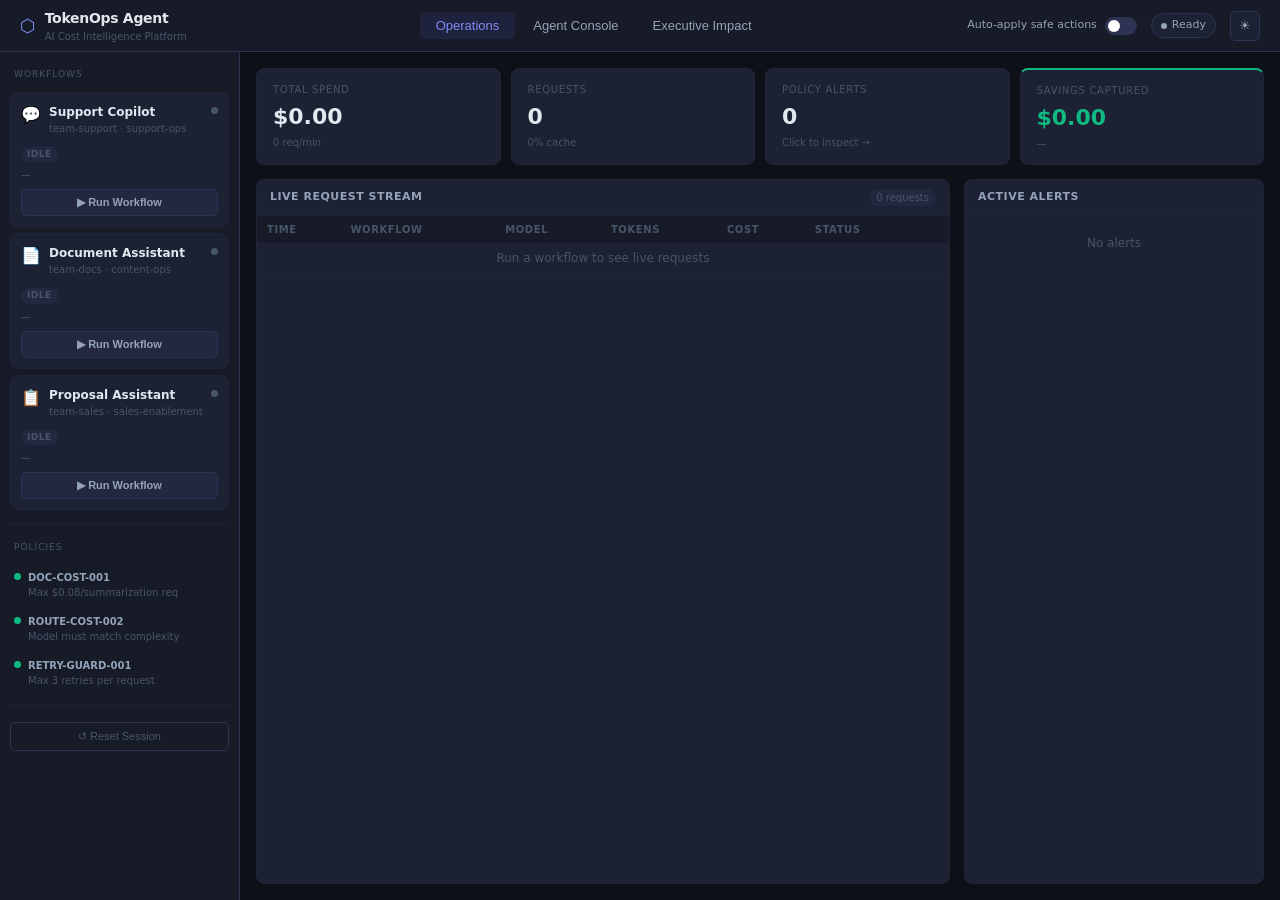
<file: tokenops-agent.html>
<!DOCTYPE html>
<html lang="en" data-theme="dark">
<head>
  <meta charset="UTF-8">
  <meta name="viewport" content="width=device-width, initial-scale=1.0">
  <title>TokenOps Agent</title>
  <style>
/* TokenOps Agent v2 — Interactive Product */
*, *::before, *::after { box-sizing: border-box; margin: 0; padding: 0; }

:root {
  --bg:        #0d1117;
  --bg2:       #161b27;
  --bg3:       #1c2133;
  --bg4:       #232840;
  --border:    #2d3453;
  --border2:   #1f2438;
  --txt:       #e2e8f0;
  --txt2:      #94a3b8;
  --txt3:      #475569;
  --accent:    #6366f1;
  --accent2:   #818cf8;
  --accent-bg: rgba(99,102,241,.10);
  --green:     #10b981;
  --green-bg:  rgba(16,185,129,.12);
  --green-bd:  rgba(16,185,129,.35);
  --amber:     #f59e0b;
  --amber-bg:  rgba(245,158,11,.10);
  --amber-bd:  rgba(245,158,11,.35);
  --red:       #ef4444;
  --red-bg:    rgba(239,68,68,.10);
  --red-bd:    rgba(239,68,68,.35);
  --r:         8px;
  --r2:        5px;
  --shadow:    0 2px 8px rgba(0,0,0,.4);
  --font:      -apple-system, BlinkMacSystemFont, 'Segoe UI', system-ui, sans-serif;
  --mono:      'SF Mono','Fira Code','Cascadia Code',Consolas,monospace;
}

[data-theme="light"] {
  --bg:     #f1f5f9;
  --bg2:    #ffffff;
  --bg3:    #ffffff;
  --bg4:    #f8fafc;
  --border: #e2e8f0;
  --border2:#f1f5f9;
  --txt:    #1e293b;
  --txt2:   #64748b;
  --txt3:   #94a3b8;
  --accent-bg: rgba(99,102,241,.07);
  --shadow: 0 2px 8px rgba(0,0,0,.10);
}

html { font-size: 14px; }
body { font-family: var(--font); background: var(--bg); color: var(--txt); line-height: 1.5; }

.app { display: flex; flex-direction: column; height: 100vh; overflow: hidden; }

/* ── HEADER ── */
.app-header {
  height: 52px; flex-shrink: 0;
  display: flex; align-items: center; gap: 0;
  background: var(--bg2); border-bottom: 1px solid var(--border);
  padding: 0 20px; z-index: 50;
}
.hdr-brand { display: flex; align-items: center; gap: 9px; min-width: 200px; }
.brand-hex  { font-size: 18px; color: var(--accent2); }
.brand-name { font-size: 14px; font-weight: 700; letter-spacing: -.3px; }
.brand-sub  { font-size: 10px; color: var(--txt3); }

.tab-nav { display: flex; align-items: center; gap: 2px; flex: 1; justify-content: center; }
.tab-btn {
  position: relative;
  padding: 6px 16px; border: none; background: none;
  color: var(--txt2); font-size: 13px; font-weight: 500;
  border-radius: var(--r2); cursor: pointer; transition: .15s;
  display: flex; align-items: center; gap: 6px;
}
.tab-btn:hover  { background: var(--bg4); color: var(--txt); }
.tab-btn.active { background: var(--accent-bg); color: var(--accent2); }

.tab-badge {
  background: var(--red); color: #fff; font-size: 9px;
  font-weight: 800; padding: 1px 5px; border-radius: 999px;
  min-width: 16px; text-align: center;
}
.tab-badge.hidden { display: none; }

.hdr-right { display: flex; align-items: center; gap: 14px; min-width: 280px; justify-content: flex-end; }

.autoapply-label { display: flex; align-items: center; gap: 8px; cursor: pointer; }
.autoapply-text  { font-size: 11px; color: var(--txt2); white-space: nowrap; }

.toggle {
  width: 32px; height: 18px; border-radius: 999px;
  background: var(--border); position: relative; cursor: pointer;
  transition: background .2s;
}
.toggle.on { background: var(--green); }
.toggle-thumb {
  width: 12px; height: 12px; border-radius: 50%;
  background: #fff; position: absolute; top: 3px; left: 3px;
  transition: transform .2s;
}
.toggle.on .toggle-thumb { transform: translateX(14px); }

.live-chip {
  display: flex; align-items: center; gap: 5px;
  font-size: 11px; font-weight: 500; color: var(--txt2);
  padding: 3px 9px; border: 1px solid var(--border);
  border-radius: 999px; background: var(--bg3);
}
.live-chip.active { color: var(--green); border-color: var(--green-bd); background: var(--green-bg); }
.live-dot {
  width: 6px; height: 6px; border-radius: 50%;
  background: currentColor; animation: blink 2s infinite;
}
@keyframes blink {
  0%,100%{ opacity:1; } 50%{ opacity:.4; }
}
.hdr-btn {
  background: var(--bg3); border: 1px solid var(--border);
  color: var(--txt2); width: 30px; height: 30px; border-radius: var(--r2);
  cursor: pointer; font-size: 13px; transition: .15s;
  display: flex; align-items: center; justify-content: center;
}
.hdr-btn:hover { border-color: var(--accent); color: var(--accent2); }

/* ── APP BODY ── */
.app-body {
  flex: 1; display: flex; overflow: hidden;
}

/* ── SIDEBAR ── */
.sidebar {
  width: 240px; flex-shrink: 0;
  background: var(--bg2); border-right: 1px solid var(--border);
  overflow-y: auto; padding: 12px 10px;
  display: flex; flex-direction: column; gap: 4px;
}
.sb-label {
  font-size: 9px; text-transform: uppercase; letter-spacing: 1px;
  color: var(--txt3); padding: 4px 4px 6px;
}
.sb-divider { height: 1px; background: var(--border2); margin: 8px 0; }

/* ── WORKFLOW CARDS ── */
.wf-card {
  border: 1px solid var(--border2); border-radius: var(--r);
  padding: 10px; background: var(--bg3); margin-bottom: 2px;
  transition: border-color .2s, background .2s;
}
.wf-card.wf-running   { border-color: var(--accent); }
.wf-card.wf-anomaly   { border-color: var(--amber);  background: rgba(245,158,11,.04); }
.wf-card.wf-paused    { border-color: var(--red);    background: rgba(239,68,68,.04); }
.wf-card.wf-optimized { border-color: var(--green);  background: rgba(16,185,129,.04); }

.wf-card-top { display: flex; align-items: flex-start; gap: 8px; margin-bottom: 6px; }
.wf-icon  { font-size: 16px; flex-shrink: 0; }
.wf-meta  { flex: 1; min-width: 0; }
.wf-name  { font-size: 12px; font-weight: 600; white-space: nowrap; overflow: hidden; text-overflow: ellipsis; }
.wf-owner { font-size: 10px; color: var(--txt3); }
.wf-dot   { width: 7px; height: 7px; border-radius: 50%; flex-shrink: 0; margin-top: 4px; }
.wf-dot.idle      { background: var(--txt3); }
.wf-dot.running   { background: var(--accent2); animation: blink .8s infinite; }
.wf-dot.anomaly   { background: var(--amber); animation: blink .5s infinite; }
.wf-dot.paused    { background: var(--red); }
.wf-dot.optimized { background: var(--green); }

.wf-badge {
  display: inline-block; font-size: 9px; font-weight: 700;
  letter-spacing: .5px; padding: 1px 6px; border-radius: 999px;
  margin-bottom: 5px; text-transform: uppercase;
}
.wf-badge.idle      { background: var(--bg4);         color: var(--txt3); }
.wf-badge.running   { background: var(--accent-bg);   color: var(--accent2); }
.wf-badge.anomaly   { background: var(--amber-bg);    color: var(--amber); }
.wf-badge.paused    { background: var(--red-bg);      color: var(--red); }
.wf-badge.optimized { background: var(--green-bg);    color: var(--green); }

.wf-stats { font-size: 10px; color: var(--txt3); margin-bottom: 7px; display: flex; flex-direction: column; gap: 1px; }

.wf-btn {
  width: 100%; padding: 6px; border-radius: var(--r2);
  border: 1px solid var(--border); background: var(--bg4);
  color: var(--txt2); font-size: 11px; font-weight: 600;
  cursor: pointer; transition: .15s; text-align: center;
}
.wf-btn:hover { border-color: var(--accent); color: var(--accent2); background: var(--accent-bg); }
.wf-card.wf-running .wf-btn,
.wf-card.wf-anomaly .wf-btn,
.wf-card.wf-optimized .wf-btn { border-color: var(--txt3); }
.wf-card.wf-paused .wf-btn    { border-color: var(--green); color: var(--green); background: var(--green-bg); }

/* ── POLICIES ── */
.policy-row {
  display: flex; align-items: flex-start; gap: 7px;
  padding: 5px 4px; border-radius: var(--r2);
}
.policy-dot {
  width: 7px; height: 7px; border-radius: 50%; flex-shrink: 0; margin-top: 3px;
}
.policy-dot.ok       { background: var(--green); }
.policy-dot.violated { background: var(--red); animation: blink .5s infinite; }
.policy-id   { font-size: 10px; font-weight: 600; color: var(--txt2); }
.policy-desc { font-size: 10px; color: var(--txt3); }

.reset-btn {
  width: 100%; padding: 7px; border-radius: var(--r2);
  border: 1px solid var(--border); background: none;
  color: var(--txt3); font-size: 11px; cursor: pointer;
  transition: .15s; margin-top: 4px;
}
.reset-btn:hover { border-color: var(--txt3); color: var(--txt); }

/* ── MAIN + TABS ── */
.main { flex: 1; overflow: hidden; display: flex; flex-direction: column; }

.tab-panel { display: none; flex-direction: column; gap: 14px; padding: 16px; overflow-y: auto; flex: 1; }
.tab-panel.active { display: flex; }

/* ── KPI ROW ── */
.kpi-row { display: grid; grid-template-columns: repeat(4,1fr); gap: 10px; }
.kpi {
  background: var(--bg3); border: 1px solid var(--border2);
  border-radius: var(--r); padding: 13px 16px;
}
.kpi.kpi-green { border-top: 2px solid var(--green); }
.kpi.kpi-warn.has-alert { background: var(--amber-bg); border-color: var(--amber-bd); }

.kpi-lbl { font-size: 10px; text-transform: uppercase; letter-spacing: .7px; color: var(--txt3); margin-bottom: 3px; }
.kpi-val { font-size: 22px; font-weight: 800; font-variant-numeric: tabular-nums; margin-bottom: 2px; }
.kpi.kpi-green .kpi-val { color: var(--green); }
.kpi.kpi-warn.has-alert .kpi-val { color: var(--amber); }
.kpi-sub { font-size: 10px; color: var(--txt3); }

/* ── OPERATIONS GRID ── */
.ops-grid { display: grid; grid-template-columns: 1fr 300px; gap: 14px; flex: 1; min-height: 0; }

/* ── PANELS ── */
.panel { background: var(--bg3); border: 1px solid var(--border2); border-radius: var(--r); display: flex; flex-direction: column; overflow: hidden; }
.panel-hdr { display: flex; align-items: center; justify-content: space-between; padding: 9px 13px; border-bottom: 1px solid var(--border2); flex-shrink: 0; }
.panel-hdr h2 { font-size: 11px; font-weight: 600; text-transform: uppercase; letter-spacing: .5px; color: var(--txt2); }
.panel-badge { font-size: 10px; padding: 1px 7px; border-radius: 999px; background: var(--bg4); color: var(--txt3); }

/* ── REQUEST TABLE ── */
.tbl-wrap { overflow-y: auto; flex: 1; }
.req-tbl { width: 100%; border-collapse: collapse; font-size: 12px; }
.req-tbl thead th {
  padding: 6px 10px; text-align: left; font-size: 10px; text-transform: uppercase;
  letter-spacing: .6px; color: var(--txt3); background: var(--bg2);
  border-bottom: 1px solid var(--border2); position: sticky; top: 0;
}
.req-tbl tbody tr { border-bottom: 1px solid var(--border2); transition: background .1s; }
.req-tbl tbody tr:hover { background: var(--bg4); }
.req-tbl td { padding: 5px 10px; vertical-align: middle; }
.empty-cell { padding: 20px; text-align: center; color: var(--txt3); font-size: 12px; }

.req-row.new { animation: fadeIn .3s ease; }
@keyframes fadeIn { from { opacity:0; transform: translateY(-5px); } to { opacity:1; transform: none; } }
.req-row.row-warn { background: rgba(245,158,11,.04); }
.req-row.row-crit { background: rgba(239,68,68,.06); }
.req-row.row-opt  { background: rgba(16,185,129,.04); }

.time-col  { color: var(--txt3); font-family: var(--mono); font-size: 11px; }
.tok-col   { font-family: var(--mono); display: flex; align-items: center; gap: 3px; flex-wrap: wrap; }
.cost-col  { font-family: var(--mono); font-weight: 600; }
.cost-col.hi  { color: var(--red); }
.cost-col.mid { color: var(--amber); }

.uc-lbl { font-weight: 500; font-size: 12px; }
.model-pill { font-size: 10px; padding: 1px 6px; border-radius: 999px; font-weight: 500; }
.model-pill.premium   { background: rgba(239,68,68,.15);  color: var(--red); }
.model-pill.standard  { background: rgba(245,158,11,.15); color: var(--amber); }
.model-pill.efficient { background: rgba(16,185,129,.15); color: var(--green); }
.tok-in, .tok-out { color: var(--txt3); }
.tag-cache  { font-size: 9px; padding: 1px 5px; border-radius: 999px; background: var(--accent-bg); color: var(--accent2); }
.tag-retry  { font-size: 9px; padding: 1px 5px; border-radius: 999px; background: var(--red-bg); color: var(--red); font-weight: 700; }
.tag-flagged{ font-size: 9px; padding: 1px 5px; border-radius: 999px; background: var(--amber-bg); color: var(--amber); font-weight: 700; }

.status-pill { font-size: 9px; padding: 2px 7px; border-radius: 999px; font-weight: 700; text-transform: uppercase; letter-spacing: .3px; }
.status-pill.ok        { background: var(--green-bg); color: var(--green); }
.status-pill.flagged   { background: var(--amber-bg); color: var(--amber); }
.status-pill.retrying  { background: var(--red-bg);   color: var(--red); }
.status-pill.circuit   { background: var(--red-bg);   color: var(--red); font-weight: 900; }
.status-pill.optimized { background: var(--green-bg); color: var(--green); }

.inspect-btn {
  font-size: 10px; padding: 2px 8px; border-radius: var(--r2);
  border: 1px solid var(--border); background: none; color: var(--txt2);
  cursor: pointer; transition: .12s; white-space: nowrap;
}
.inspect-btn:hover { border-color: var(--accent); color: var(--accent2); }

/* ── ALERTS ── */
#alertsList { overflow-y: auto; }
.alert-card {
  display: flex; align-items: flex-start; gap: 9px;
  padding: 10px 12px; border-bottom: 1px solid var(--border2);
  font-size: 12px;
}
.alert-card.crit { background: rgba(245,158,11,.05); }
.alert-ico  { font-size: 14px; flex-shrink: 0; margin-top: 1px; }
.alert-body { flex: 1; min-width: 0; }
.alert-title { font-weight: 600; color: var(--txt); }
.alert-msg   { color: var(--txt2); font-size: 11px; margin-top: 1px; }
.alert-time  { color: var(--txt3); font-size: 10px; font-family: var(--mono); }
.alert-view  { margin-left: auto; }

/* ── AGENT CONSOLE ── */
.agent-toolbar {
  display: flex; align-items: center; justify-content: space-between;
  padding: 10px 14px; background: var(--bg3); border: 1px solid var(--border2);
  border-radius: var(--r); flex-shrink: 0;
}
.agent-toolbar-lbl { font-size: 11px; color: var(--txt3); }
.inline-toggle { display: flex; align-items: center; gap: 6px; cursor: pointer; font-size: 11px; color: var(--txt2); }
.inline-toggle input { display: none; }

.agent-feed { display: flex; flex-direction: column; gap: 10px; overflow-y: auto; flex: 1; padding-bottom: 10px; }
.agent-idle { display: flex; flex-direction: column; align-items: center; padding: 60px 20px; color: var(--txt3); font-size: 12px; text-align: center; gap: 12px; }
.agent-idle-ico { font-size: 30px; }

/* Agent entries */
.agent-entry { border-radius: var(--r); padding: 12px; background: var(--bg3); border: 1px solid var(--border2); font-size: 12px; }
.agent-entry.new { animation: fadeIn .4s ease; }
.ae-anomaly   { border-left: 3px solid var(--amber); background: rgba(245,158,11,.04); }
.ae-approval  { border-left: 3px solid var(--accent); background: rgba(99,102,241,.04); }
.ae-autonomous{ border-left: 3px solid var(--green);  background: rgba(16,185,129,.04); }
.ae-applied   { border-left: 3px solid var(--green);  background: rgba(16,185,129,.04); }
.ae-rejected  { border-left: 3px solid var(--txt3);   opacity: .7; }
.ae-info      { border-left: 3px solid var(--txt3); }

.ae-head { display: flex; align-items: flex-start; gap: 7px; margin-bottom: 5px; }
.ae-ico  { font-size: 13px; flex-shrink: 0; margin-top: 1px; }
.ae-titles { flex: 1; display: flex; align-items: center; gap: 5px; flex-wrap: wrap; }
.ae-pill {
  font-size: 9px; padding: 1px 6px; border-radius: 999px;
  font-weight: 700; text-transform: uppercase; letter-spacing: .4px; flex-shrink: 0;
}
.ae-pill.p-anomaly    { background: var(--amber-bg);  color: var(--amber); }
.ae-pill.p-approval   { background: var(--accent-bg); color: var(--accent2); }
.ae-pill.p-autonomous { background: var(--green-bg);  color: var(--green); }
.ae-pill.p-applied    { background: var(--green-bg);  color: var(--green); }
.ae-pill.p-rejected   { background: var(--bg4);       color: var(--txt3); }
.ae-pill.p-info       { background: var(--bg4);       color: var(--txt3); }
.ae-title { font-size: 12px; font-weight: 600; }
.ae-time  { font-size: 11px; color: var(--txt3); font-family: var(--mono); margin-left: auto; white-space: nowrap; }
.ae-wf    { font-size: 10px; color: var(--txt3); margin-bottom: 6px; padding-left: 20px; }
.ae-body  { padding-left: 20px; }
.ae-line  { color: var(--txt2); margin: 2px 0; line-height: 1.65; }
.ae-spacer{ margin: 3px 0; }

/* Comparison block */
.comparison {
  display: flex; align-items: center; gap: 7px;
  margin-top: 9px; padding: 9px 10px;
  background: var(--bg); border-radius: var(--r2); border: 1px solid var(--border2);
}
.cmp-col { text-align: center; min-width: 70px; }
.cmp-lbl { font-size: 9px; text-transform: uppercase; letter-spacing: .7px; color: var(--txt3); margin-bottom: 2px; }
.cmp-val { font-size: 14px; font-weight: 800; font-family: var(--mono); }
.cmp-val.hi { color: var(--red); }
.cmp-val.lo { color: var(--green); }
.cmp-sub { font-size: 10px; color: var(--txt3); }
.cmp-arrow { color: var(--txt3); font-size: 13px; flex-shrink: 0; }
.cmp-savings {
  margin-left: auto; text-align: center;
  padding: 6px 10px; background: var(--green-bg);
  border-radius: var(--r2); border: 1px solid var(--green-bd);
}
.cmp-sav-lbl { font-size: 9px; text-transform: uppercase; letter-spacing: .6px; color: var(--green); }
.cmp-sav-val { font-size: 15px; font-weight: 800; color: var(--green); font-family: var(--mono); }

/* Approve / reject actions */
.ae-actions {
  display: flex; align-items: center; gap: 7px; margin-top: 10px;
  padding-top: 10px; border-top: 1px solid var(--border2);
}
.btn-approve {
  padding: 5px 13px; border-radius: var(--r2); font-size: 12px; font-weight: 600;
  cursor: pointer; transition: .15s;
  background: var(--green-bg); border: 1px solid var(--green-bd); color: var(--green);
}
.btn-approve:hover { background: var(--green); color: #fff; }
.btn-reject {
  padding: 5px 13px; border-radius: var(--r2); font-size: 12px; font-weight: 600;
  cursor: pointer; transition: .15s;
  background: var(--red-bg); border: 1px solid var(--red-bd); color: var(--red);
}
.btn-reject:hover  { background: var(--red); color: #fff; }
.btn-details {
  padding: 5px 11px; border-radius: var(--r2); font-size: 11px;
  cursor: pointer; background: none; border: 1px solid var(--border);
  color: var(--txt2); transition: .15s;
}
.btn-details:hover { border-color: var(--accent); color: var(--accent2); }

.ae-approved-badge { font-size: 11px; color: var(--green); font-weight: 600; }
.ae-rejected-badge { font-size: 11px; color: var(--txt3); }

/* ── EXECUTIVE IMPACT ── */
.exec-empty {
  display: flex; flex-direction: column; align-items: center;
  padding: 80px 30px; color: var(--txt3); font-size: 13px; text-align: center; gap: 8px;
}

.exec-stats-row { display: grid; grid-template-columns: repeat(4,1fr); gap: 12px; margin-bottom: 16px; }
.exec-stat {
  background: var(--bg3); border: 1px solid var(--border2);
  border-radius: var(--r); padding: 14px; text-align: center;
}
.exec-stat.green { border-top: 2px solid var(--green); }
.exec-stat-val { font-size: 20px; font-weight: 800; font-family: var(--mono); color: var(--accent2); margin-bottom: 3px; }
.exec-stat.green .exec-stat-val { color: var(--green); }
.exec-stat-lbl { font-size: 10px; color: var(--txt3); }

.exec-wf-card {
  background: var(--bg3); border: 1px solid var(--border2);
  border-radius: var(--r); padding: 16px; margin-bottom: 12px;
}
.exec-wf-title  { font-size: 15px; font-weight: 700; margin-bottom: 2px; }
.exec-wf-type   { font-size: 10px; text-transform: uppercase; letter-spacing: .5px; color: var(--txt3); margin-bottom: 12px; }

.exec-ba {
  display: flex; align-items: center; gap: 8px;
  padding: 10px; background: var(--bg); border-radius: var(--r2);
  border: 1px solid var(--border2); margin-bottom: 10px;
}
.exec-ba-col { text-align: center; min-width: 80px; }
.exec-ba-lbl { font-size: 9px; text-transform: uppercase; letter-spacing: .7px; color: var(--txt3); margin-bottom: 2px; }
.exec-ba-val { font-size: 15px; font-weight: 800; font-family: var(--mono); }
.exec-ba-val.hi { color: var(--red); }
.exec-ba-val.lo { color: var(--green); }
.exec-ba-arrow  { color: var(--txt3); flex-shrink: 0; }
.exec-ba-saving {
  margin-left: auto; padding: 6px 12px;
  background: var(--green-bg); border-radius: var(--r2); border: 1px solid var(--green-bd);
  text-align: center;
}
.exec-ba-sav-lbl { font-size: 9px; text-transform: uppercase; letter-spacing: .6px; color: var(--green); }
.exec-ba-sav-val { font-size: 15px; font-weight: 800; color: var(--green); font-family: var(--mono); }

.exec-narrative {
  font-size: 13px; color: var(--txt2); line-height: 1.7;
  padding: 12px; background: var(--bg2); border-radius: var(--r2);
  margin-bottom: 10px;
}
.exec-wf-saving { font-size: 13px; font-weight: 700; color: var(--green); font-family: var(--mono); }
.exec-tagline {
  font-size: 14px; color: var(--accent2); font-style: italic;
  padding: 14px 16px; background: var(--accent-bg); border-radius: var(--r);
  border: 1px solid rgba(99,102,241,.2); margin-top: 4px;
}

/* ── DRAWER ── */
.drawer {
  position: fixed; top: 52px; right: 0; bottom: 0; width: 380px;
  background: var(--bg3); border-left: 1px solid var(--border);
  transform: translateX(100%); transition: transform .28s cubic-bezier(.4,0,.2,1);
  z-index: 100; display: flex; flex-direction: column;
}
.drawer.open { transform: none; }
.drawer-scrim {
  display: none; position: fixed; inset: 52px 0 0 0;
  background: rgba(0,0,0,.35); z-index: 99;
}
.drawer-scrim.show { display: block; }

.drawer-hdr {
  display: flex; align-items: center; justify-content: space-between;
  padding: 12px 16px; border-bottom: 1px solid var(--border2); flex-shrink: 0;
  font-size: 13px; font-weight: 600; color: var(--txt2);
}
.drawer-close {
  background: none; border: none; color: var(--txt3); cursor: pointer;
  font-size: 16px; padding: 2px 6px; border-radius: var(--r2); transition: .12s;
}
.drawer-close:hover { color: var(--txt); background: var(--bg4); }
.drawer-body { flex: 1; overflow-y: auto; }

.drawer-section {
  padding: 14px 16px; border-bottom: 1px solid var(--border2);
}
.drawer-section h3 { font-size: 10px; text-transform: uppercase; letter-spacing: .8px; color: var(--txt3); margin-bottom: 8px; }

.drawer-req-id    { font-size: 16px; font-weight: 800; font-family: var(--mono); margin-bottom: 4px; }
.drawer-req-meta  { display: flex; justify-content: space-between; font-size: 11px; color: var(--txt2); margin-bottom: 6px; }
.drawer-req-tags  { display: flex; gap: 5px; flex-wrap: wrap; }

.drawer-metric {
  display: flex; justify-content: space-between;
  font-size: 12px; padding: 4px 0; border-bottom: 1px solid var(--border2);
  color: var(--txt2);
}
.drawer-metric:last-child { border-bottom: none; }
.drawer-metric .key   { color: var(--txt2); }
.drawer-metric .val-hi  { color: var(--red);   font-weight: 700; font-family: var(--mono); }
.drawer-metric .val-ok  { color: var(--green); font-weight: 600; }
.drawer-metric .val-mono{ font-family: var(--mono); font-weight: 600; }
.tier-premium   { color: var(--red); font-weight: 600; }
.tier-standard  { color: var(--amber); font-weight: 600; }
.tier-efficient { color: var(--green); font-weight: 600; }

.drawer-diagnosis { font-size: 12px; color: var(--txt2); line-height: 1.7; }
.drawer-diag-line { margin: 3px 0; color: var(--txt2); }

.drawer-action-name   { font-size: 13px; font-weight: 700; margin-bottom: 4px; }
.drawer-action-desc   { font-size: 12px; color: var(--txt2); margin-bottom: 6px; line-height: 1.6; }
.drawer-action-saving { font-size: 12px; color: var(--green); font-weight: 600; margin-bottom: 4px; }
.drawer-action-trade  { font-size: 11px; color: var(--txt3); margin-bottom: 10px; }
.drawer-action-btns   { display: flex; gap: 7px; margin-top: 10px; }

/* ── SCROLLBARS ── */
::-webkit-scrollbar { width: 4px; height: 4px; }
::-webkit-scrollbar-track { background: transparent; }
::-webkit-scrollbar-thumb { background: var(--border); border-radius: 2px; }

/* ── RESPONSIVE ── */
@media (max-width: 900px) {
  .sidebar { width: 200px; }
  .ops-grid { grid-template-columns: 1fr; }
  .kpi-row  { grid-template-columns: repeat(2,1fr); }
  .exec-stats-row { grid-template-columns: repeat(2,1fr); }
}

  </style>
</head>
<body>
<div class="app">

  <!-- HEADER -->
  <header class="app-header">
    <div class="hdr-brand">
      <span class="brand-hex">⬡</span>
      <div>
        <div class="brand-name">TokenOps Agent</div>
        <div class="brand-sub">AI Cost Intelligence Platform</div>
      </div>
    </div>

    <nav class="tab-nav" id="tabNav">
      <button class="tab-btn active" data-tab="operations">Operations</button>
      <button class="tab-btn" data-tab="agent">
        Agent Console
        <span class="tab-badge hidden" id="agentBadge">0</span>
      </button>
      <button class="tab-btn" data-tab="executive">Executive Impact</button>
    </nav>

    <div class="hdr-right">
      <label class="autoapply-label">
        <span class="autoapply-text">Auto-apply safe actions</span>
        <div class="toggle" id="autoApplyToggle" onclick="toggleAutoApply()">
          <div class="toggle-thumb"></div>
        </div>
      </label>
      <div class="live-chip" id="liveChip">
        <span class="live-dot"></span>
        <span id="liveLabel">Ready</span>
      </div>
      <button class="hdr-btn" id="themeBtn" onclick="toggleTheme()">☀</button>
    </div>
  </header>

  <!-- BODY -->
  <div class="app-body">

    <!-- SIDEBAR -->
    <aside class="sidebar">
      <div class="sb-label">WORKFLOWS</div>

      <!-- Support Copilot -->
      <div class="wf-card" id="card-support-copilot">
        <div class="wf-card-top">
          <span class="wf-icon">💬</span>
          <div class="wf-meta">
            <div class="wf-name">Support Copilot</div>
            <div class="wf-owner">team-support · support-ops</div>
          </div>
          <span class="wf-dot idle" id="dot-support-copilot"></span>
        </div>
        <div class="wf-badge idle" id="badge-support-copilot">IDLE</div>
        <div class="wf-stats" id="stats-support-copilot">—</div>
        <button class="wf-btn" id="btn-support-copilot"
                onclick="WorkflowEngine.toggle('support-copilot')">▶ Run Workflow</button>
      </div>

      <!-- Document Assistant -->
      <div class="wf-card" id="card-doc-summarizer">
        <div class="wf-card-top">
          <span class="wf-icon">📄</span>
          <div class="wf-meta">
            <div class="wf-name">Document Assistant</div>
            <div class="wf-owner">team-docs · content-ops</div>
          </div>
          <span class="wf-dot idle" id="dot-doc-summarizer"></span>
        </div>
        <div class="wf-badge idle" id="badge-doc-summarizer">IDLE</div>
        <div class="wf-stats" id="stats-doc-summarizer">—</div>
        <button class="wf-btn" id="btn-doc-summarizer"
                onclick="WorkflowEngine.toggle('doc-summarizer')">▶ Run Workflow</button>
      </div>

      <!-- Proposal Assistant -->
      <div class="wf-card" id="card-proposal-assistant">
        <div class="wf-card-top">
          <span class="wf-icon">📋</span>
          <div class="wf-meta">
            <div class="wf-name">Proposal Assistant</div>
            <div class="wf-owner">team-sales · sales-enablement</div>
          </div>
          <span class="wf-dot idle" id="dot-proposal-assistant"></span>
        </div>
        <div class="wf-badge idle" id="badge-proposal-assistant">IDLE</div>
        <div class="wf-stats" id="stats-proposal-assistant">—</div>
        <button class="wf-btn" id="btn-proposal-assistant"
                onclick="WorkflowEngine.toggle('proposal-assistant')">▶ Run Workflow</button>
      </div>

      <div class="sb-divider"></div>
      <div class="sb-label">POLICIES</div>

      <div class="policy-row">
        <span class="policy-dot ok" id="pdot-DOC-COST-001"></span>
        <div>
          <div class="policy-id">DOC-COST-001</div>
          <div class="policy-desc">Max $0.08/summarization req</div>
        </div>
      </div>
      <div class="policy-row">
        <span class="policy-dot ok" id="pdot-ROUTE-COST-002"></span>
        <div>
          <div class="policy-id">ROUTE-COST-002</div>
          <div class="policy-desc">Model must match complexity</div>
        </div>
      </div>
      <div class="policy-row">
        <span class="policy-dot ok" id="pdot-RETRY-GUARD-001"></span>
        <div>
          <div class="policy-id">RETRY-GUARD-001</div>
          <div class="policy-desc">Max 3 retries per request</div>
        </div>
      </div>

      <div class="sb-divider"></div>
      <button class="reset-btn" onclick="App.reset()">↺ Reset Session</button>
    </aside>

    <!-- MAIN -->
    <main class="main">

      <!-- TAB: OPERATIONS -->
      <div class="tab-panel active" id="tab-operations">
        <div class="kpi-row">
          <div class="kpi">
            <div class="kpi-lbl">Total Spend</div>
            <div class="kpi-val" id="kpiSpend">$0.00</div>
            <div class="kpi-sub" id="kpiReqRate">0 req/min</div>
          </div>
          <div class="kpi">
            <div class="kpi-lbl">Requests</div>
            <div class="kpi-val" id="kpiReqs">0</div>
            <div class="kpi-sub" id="kpiCacheRate">0% cache</div>
          </div>
          <div class="kpi kpi-warn" id="kpiAlertCard" onclick="UI.switchTab('agent')" style="cursor:pointer">
            <div class="kpi-lbl">Policy Alerts</div>
            <div class="kpi-val" id="kpiAlerts">0</div>
            <div class="kpi-sub">Click to inspect →</div>
          </div>
          <div class="kpi kpi-green">
            <div class="kpi-lbl">Savings Captured</div>
            <div class="kpi-val" id="kpiSavings">$0.00</div>
            <div class="kpi-sub" id="kpiSavingsPct">—</div>
          </div>
        </div>

        <div class="ops-grid">
          <div class="panel">
            <div class="panel-hdr">
              <h2>Live Request Stream</h2>
              <span class="panel-badge" id="streamCount">0 requests</span>
            </div>
            <div class="tbl-wrap">
              <table class="req-tbl">
                <thead><tr>
                  <th>Time</th><th>Workflow</th><th>Model</th>
                  <th>Tokens</th><th>Cost</th><th>Status</th><th></th>
                </tr></thead>
                <tbody id="reqBody">
                  <tr><td colspan="7" class="empty-cell">Run a workflow to see live requests</td></tr>
                </tbody>
              </table>
            </div>
          </div>

          <div class="panel">
            <div class="panel-hdr"><h2>Active Alerts</h2></div>
            <div id="alertsList"><div class="empty-cell" style="padding:18px">No alerts</div></div>
          </div>
        </div>
      </div>

      <!-- TAB: AGENT CONSOLE -->
      <div class="tab-panel" id="tab-agent">
        <div class="agent-toolbar">
          <span class="agent-toolbar-lbl">Agent observing all running workflows</span>
          <label class="inline-toggle">
            <input type="checkbox" id="autoApplyCb" onchange="toggleAutoApply()">
            <span>Auto-apply safe actions</span>
          </label>
        </div>
        <div class="agent-feed" id="agentFeed">
          <div class="agent-idle">
            <div class="agent-idle-ico">🔍</div>
            <div>Start a workflow to see the agent in action.</div>
          </div>
        </div>
      </div>

      <!-- TAB: EXECUTIVE IMPACT -->
      <div class="tab-panel" id="tab-executive">
        <div id="execContent">
          <div class="exec-empty">
            <div style="font-size:32px;margin-bottom:10px">📊</div>
            <div>Run a workflow and approve an optimization to see the impact summary.</div>
          </div>
        </div>
      </div>

    </main>
  </div><!-- /app-body -->

  <!-- DRAWER -->
  <div class="drawer" id="drawer">
    <div class="drawer-hdr">
      <span id="drawerTitle">Inspection</span>
      <button class="drawer-close" onclick="Drawer.close()">✕</button>
    </div>
    <div class="drawer-body" id="drawerBody"></div>
  </div>
  <div class="drawer-scrim" id="drawerScrim" onclick="Drawer.close()"></div>

</div><!-- /app -->
<script>
'use strict';

// ════════════════════════════════════════════════════════
// MODELS & WORKFLOW CONFIG
// ════════════════════════════════════════════════════════

const MODELS = {
  'claude-opus':   { label:'Claude Opus',   tier:'premium',   input:0.015,   output:0.075   },
  'claude-sonnet': { label:'Claude Sonnet', tier:'standard',  input:0.003,   output:0.015   },
  'claude-haiku':  { label:'Claude Haiku',  tier:'efficient', input:0.00025, output:0.00125 },
  'gpt-4o':        { label:'GPT-4o',        tier:'premium',   input:0.005,   output:0.015   },
  'gpt-4o-mini':   { label:'GPT-4o Mini',   tier:'efficient', input:0.00015, output:0.0006  },
};

const WF_CFG = {
  'support-copilot': {
    name:'Support Copilot', icon:'💬', color:'#6366f1',
    defaultModel:'claude-haiku', scenarioModel:'claude-opus', optimizedModel:'claude-haiku',
    inputRange:[140,310], outputRange:[55,130], complexityRange:[0.08,0.40],
    tickMs:1100, warmupCount:3, scenarioTrigger:5,
    scenario:'premium-overrouting', policy:'ROUTE-COST-002',
    autoApplySafe:true,
    narratives:{
      detection:'Claude Opus is being used for requests with complexity score < 0.20 — FAQ and greeting classification that does not require frontier reasoning.',
      action:'Routing policy updated: low-complexity traffic (score < 0.40) redirected to Claude Haiku. Opus retained for escalations and complex multi-turn queries.',
      tradeoff:'A/B testing shows < 2% difference in user satisfaction on FAQ intent.',
    },
  },
  'doc-summarizer': {
    name:'Document Assistant', icon:'📄', color:'#8b5cf6',
    defaultModel:'claude-sonnet', scenarioModel:'claude-sonnet', optimizedModel:'claude-sonnet',
    inputRange:[680,1300], outputRange:[180,360], complexityRange:[0.30,0.72],
    tickMs:1400, warmupCount:3, scenarioTrigger:3,
    scenario:'prompt-bloat', policy:'DOC-COST-001',
    autoApplySafe:false,
    narratives:{
      detection:'Full document bodies (4,000–6,000 tokens) are being passed as context instead of pre-chunked sections, breaching the 1,500-token policy ceiling.',
      action:'Input context trimmed to 1,500 tokens. Sliding-window summarization enabled for documents exceeding 2,000 tokens. Output cap set to 300 tokens.',
      tradeoff:'Summaries may omit tertiary sections. Core content and conclusions are preserved.',
    },
  },
  'proposal-assistant': {
    name:'Proposal Assistant', icon:'📋', color:'#ec4899',
    defaultModel:'claude-sonnet', scenarioModel:'claude-sonnet', optimizedModel:'claude-sonnet',
    inputRange:[380,720], outputRange:[550,1100], complexityRange:[0.50,0.92],
    tickMs:1600, warmupCount:2, scenarioTrigger:3,
    scenario:'retry-storm', policy:'RETRY-GUARD-001',
    autoApplySafe:true,
    narratives:{
      detection:'Tool call timeout on knowledge-base API triggered a retry loop. Retries multiplied spend with no output value.',
      action:'Circuit breaker engaged. Workflow paused. Request queued for review. Owner alerted with root-cause summary.',
      tradeoff:'Workflow paused until manually resumed. Prevents unlimited spend escalation.',
    },
  },
};

// ════════════════════════════════════════════════════════
// STATE
// ════════════════════════════════════════════════════════

const S = {
  autoApply: false,
  workflows: mkAllWF(),
  requests:  [],
  alerts:    [],
  entries:   [],         // agent console entries
  approvals: new Map(),  // id → approval object
  metrics: { spend:0, reqs:0, cache:0, alerts:0, savings:0 },
  reqSeq: 1,
  minReqs: [],           // timestamps for req/min
};

function mkWF() {
  return {
    status:'idle', timer:null,
    reqs:0, spend:0, tickN:0,
    phase:'idle',         // idle | warmup | scenario | optimized
    scenarioHits:0, agentFired:false,
    retryBase:null, retryCount:0,
    baseline:null,        // {reqs,spend,avgCost} captured before scenario
    approvalId:null,
  };
}
function mkAllWF() {
  const o={};
  Object.keys(WF_CFG).forEach(id => o[id]=mkWF());
  return o;
}

// ════════════════════════════════════════════════════════
// UTILITIES
// ════════════════════════════════════════════════════════

const rnd  = (a,b) => Math.random()*(b-a)+a;
const rndI = (a,b) => Math.floor(rnd(a,b+1));
const q    = id  => document.getElementById(id);

function calcCost(model, inTok, outTok) {
  const m = MODELS[model];
  return (inTok/1000)*m.input + (outTok/1000)*m.output;
}

const fmtUSD  = n => n >= 0.01 ? '$'+n.toFixed(2) : '$'+n.toFixed(4);
const fmtTok  = n => n >= 1000 ? (n/1000).toFixed(1)+'K' : ''+n;
const fmtTime = d => d.toLocaleTimeString('en-US',{hour12:false});
const nextId  = () => 'REQ-'+String(S.reqSeq++).padStart(4,'0');
const nextAP  = () => 'AP-'+Math.floor(Math.random()*9000+1000);

// ════════════════════════════════════════════════════════
// WORKFLOW ENGINE
// ════════════════════════════════════════════════════════

const WorkflowEngine = {
  toggle(id) {
    const wf = S.workflows[id];
    if (wf.status === 'paused')                    this.resume(id);
    else if (wf.status==='idle')                   this.run(id);
    else                                            this.stop(id);
  },

  run(id) {
    const wf=S.workflows[id], cfg=WF_CFG[id];
    wf.status='running'; wf.phase='warmup';
    wf.tickN=0; wf.scenarioHits=0; wf.agentFired=false;
    wf.retryBase=null; wf.retryCount=0;
    UI.setWFStatus(id,'running');
    UI.setLive(true);
    this._schedule(id);
  },

  stop(id) {
    const wf=S.workflows[id];
    clearTimeout(wf.timer); wf.timer=null;
    wf.status='idle'; wf.phase='idle';
    UI.setWFStatus(id,'idle');
    if (!Object.values(S.workflows).some(w=>w.status==='running'||w.status==='anomaly'||w.status==='optimized'))
      UI.setLive(false);
  },

  resume(id) {
    const wf=S.workflows[id];
    wf.status='optimized'; wf.phase='optimized';
    UI.setWFStatus(id,'optimized');
    this._schedule(id);
  },

  _schedule(id) {
    const wf=S.workflows[id], cfg=WF_CFG[id];
    const tick = () => {
      if (!['running','anomaly','optimized'].includes(wf.status)) return;
      this._tick(id);
      wf.timer = setTimeout(tick, rnd(.85,1.3)*cfg.tickMs);
    };
    wf.timer = setTimeout(tick, 250);
  },

  _tick(id) {
    const wf=S.workflows[id], cfg=WF_CFG[id];
    wf.tickN++;

    if (cfg.scenario==='retry-storm') { this._tickRetry(id); return; }

    if (wf.phase==='warmup') {
      Gateway.process(this._normalReq(id));
      if (wf.tickN >= cfg.warmupCount) {
        wf.phase='scenario';
        wf.baseline = { reqs:wf.reqs, spend:wf.spend, avgCost: wf.reqs>0 ? wf.spend/wf.reqs : 0 };
      }
      return;
    }
    if (wf.phase==='scenario') {
      const req = this._scenarioReq(id);
      Gateway.process(req);
      wf.scenarioHits++;
      if (wf.scenarioHits >= cfg.scenarioTrigger && !wf.agentFired) {
        wf.agentFired=true;
        setTimeout(()=>Agent.fire(id,req), rnd(900,1800));
      }
      return;
    }
    if (wf.phase==='optimized') {
      Gateway.process(this._optimizedReq(id));
    }
  },

  _tickRetry(id) {
    const wf=S.workflows[id], cfg=WF_CFG[id];
    if (wf.phase==='warmup') {
      Gateway.process(this._normalReq(id));
      if (wf.tickN >= cfg.warmupCount) {
        wf.phase='scenario';
        wf.baseline={ reqs:wf.reqs, spend:wf.spend, avgCost: wf.reqs>0?wf.spend/wf.reqs:0 };
        wf.retryBase = this._normalReq(id);
        wf.retryBase.status='retrying'; wf.retryBase.flagged=true;
        Gateway.process(wf.retryBase);
      }
      return;
    }
    if (wf.phase==='scenario' && wf.retryBase) {
      wf.retryCount++;
      const r = {
        ...wf.retryBase, id:nextId(), ts:new Date(),
        retries:wf.retryCount,
        cost:wf.retryBase.cost*(1+wf.retryCount*.10),
        status: wf.retryCount >= cfg.scenarioTrigger ? 'circuit' : 'retrying',
        flagged:true,
      };
      Gateway.process(r);
      if (wf.retryCount >= cfg.scenarioTrigger && !wf.agentFired) {
        wf.agentFired=true;
        setTimeout(()=>Agent.fire(id,r), 700);
      }
    }
  },

  _normalReq(id) {
    const cfg=WF_CFG[id], model=cfg.defaultModel;
    const inTok=rndI(...cfg.inputRange), outTok=rndI(...cfg.outputRange);
    const cache=Math.random()<.24;
    return { id:nextId(), ts:new Date(), wfId:id, model, inTok, outTok,
      cost: cache?calcCost(model,0,outTok)*.08:calcCost(model,inTok,outTok),
      latency:rndI(200,1800), retries:0, cache, status:'ok', flagged:false, phase:'normal',
      complexity:rnd(...cfg.complexityRange) };
  },

  _scenarioReq(id) {
    const cfg=WF_CFG[id];
    if (cfg.scenario==='prompt-bloat') {
      const inTok=rndI(3700,6300), outTok=rndI(260,470), model=cfg.scenarioModel;
      return { id:nextId(), ts:new Date(), wfId:id, model, inTok, outTok,
        cost:calcCost(model,inTok,outTok), latency:rndI(700,2600),
        retries:0, cache:false, status:'flagged', flagged:true, phase:'scenario',
        anomaly:'prompt-bloat', complexity:rnd(.30,.72) };
    }
    if (cfg.scenario==='premium-overrouting') {
      const model=cfg.scenarioModel;
      const inTok=rndI(...cfg.inputRange), outTok=rndI(...cfg.outputRange);
      return { id:nextId(), ts:new Date(), wfId:id, model, inTok, outTok,
        cost:calcCost(model,inTok,outTok), latency:rndI(200,700),
        retries:0, cache:false, status:'flagged', flagged:true, phase:'scenario',
        anomaly:'premium-overrouting', complexity:rnd(.08,.20) };
    }
    return this._normalReq(id);
  },

  _optimizedReq(id) {
    const cfg=WF_CFG[id], model=cfg.optimizedModel;
    if (cfg.scenario==='prompt-bloat') {
      const inTok=rndI(950,1500), outTok=rndI(160,300);
      return { id:nextId(), ts:new Date(), wfId:id, model, inTok, outTok,
        cost:calcCost(model,inTok,outTok), latency:rndI(300,1100),
        retries:0, cache:Math.random()<.42, status:'optimized', flagged:false, phase:'optimized',
        complexity:rnd(.30,.72) };
    }
    if (cfg.scenario==='premium-overrouting') {
      const inTok=rndI(...cfg.inputRange), outTok=rndI(...cfg.outputRange);
      return { id:nextId(), ts:new Date(), wfId:id, model, inTok, outTok,
        cost:calcCost(model,inTok,outTok), latency:rndI(180,600),
        retries:0, cache:Math.random()<.38, status:'optimized', flagged:false, phase:'optimized',
        complexity:rnd(...cfg.complexityRange) };
    }
    return this._normalReq(id);
  },

  activateOptimized(id) {
    const wf=S.workflows[id], cfg=WF_CFG[id];
    clearTimeout(wf.timer);
    if (cfg.scenario==='retry-storm') {
      wf.status='paused'; wf.phase='optimized';
      UI.setWFStatus(id,'paused');
      return;
    }
    wf.status='optimized'; wf.phase='optimized';
    UI.setWFStatus(id,'optimized');
    this._schedule(id);
  },
};

// ════════════════════════════════════════════════════════
// GATEWAY
// ════════════════════════════════════════════════════════

const Gateway = {
  process(req) {
    S.requests.unshift(req);
    if (S.requests.length>200) S.requests.pop();

    const m=S.metrics;
    m.spend+=req.cost; m.reqs++;
    if (req.cache) m.cache++;
    S.minReqs.push(Date.now());
    S.minReqs = S.minReqs.filter(t=>Date.now()-t<60000);

    const wf=S.workflows[req.wfId];
    wf.reqs++; wf.spend+=req.cost;

    UI.addReqRow(req);
    UI.refreshKPIs();
    UI.refreshWFCard(req.wfId);
  },

  addAlert(a) {
    S.alerts = S.alerts.filter(x=>x.id!==a.id);
    S.alerts.unshift(a);
    S.metrics.alerts = S.alerts.filter(x=>!x.cleared&&x.type==='crit').length;
    UI.refreshAlerts();
    UI.refreshKPIs();
  },

  clearAlert(id) {
    const a=S.alerts.find(x=>x.id===id);
    if (a) { a.cleared=true; }
    S.metrics.alerts = S.alerts.filter(x=>!x.cleared&&x.type==='crit').length;
    UI.refreshAlerts();
    UI.refreshKPIs();
  },
};

// ════════════════════════════════════════════════════════
// AGENT
// ════════════════════════════════════════════════════════

const Agent = {
  fire(wfId, triggerReq) {
    const cfg=WF_CFG[wfId], wf=S.workflows[wfId];
    wf.status='anomaly';
    UI.setWFStatus(wfId,'anomaly');
    UI.setPolicyViolated(cfg.policy, true);

    const entry = this._buildEntry(wfId, triggerReq);
    if (!entry) return;

    Gateway.addAlert({ id:'A-'+wfId, wfId, type:'crit',
      title: entry.alertTitle, msg: entry.alertMsg, ts:new Date(), cleared:false });

    // Auto-apply if: it's a safe action AND (global auto-apply ON or it's retry-storm safety)
    const doAuto = (cfg.autoApplySafe && S.autoApply) || cfg.scenario==='retry-storm';

    if (doAuto) {
      entry.actionType='autonomous';
      this._addEntry(entry);
      setTimeout(()=>this._execute(wfId,entry), 1000);
    } else {
      entry.actionType='approval-required';
      entry.approvalId = nextAP();
      S.approvals.set(entry.approvalId, { id:entry.approvalId, wfId, entry, status:'pending' });
      wf.approvalId = entry.approvalId;
      this._addEntry(entry);
      UI.showBadge(S.entries.filter(e=>e.actionType==='approval-required'&&e.approved==null).length);
    }

    UI.switchTab('agent');
  },

  approve(apId) {
    const ap=S.approvals.get(apId);
    if (!ap||ap.status!=='pending') return;
    ap.status='approved'; ap.entry.approved=true;
    UI.updateEntry(ap.entry);
    this._execute(ap.wfId, ap.entry);
    UI.hideBadge();
    Drawer.close();
  },

  reject(apId) {
    const ap=S.approvals.get(apId);
    if (!ap||ap.status!=='pending') return;
    ap.status='rejected'; ap.entry.approved=false;
    // Restore workflow to running
    const wf=S.workflows[ap.wfId];
    wf.status='running'; wf.phase='scenario';
    UI.setWFStatus(ap.wfId,'running');
    UI.updateEntry(ap.entry);
    UI.hideBadge();
    UI.setPolicyViolated(WF_CFG[ap.wfId].policy, false);
    Drawer.close();
  },

  _execute(wfId, entry) {
    const cfg=WF_CFG[wfId], wf=S.workflows[wfId];
    Gateway.clearAlert('A-'+wfId);
    UI.setPolicyViolated(cfg.policy, false);

    // Applied entry
    const applied = {
      id: entry.id+'-applied', type:'applied', ts:new Date(),
      title: entry.appliedTitle, workflow:cfg.name,
      lines: entry.appliedLines, comparison: entry.comparison,
    };
    this._addEntry(applied);

    S.metrics.savings += entry.projectedSavings;

    wf.baseline = wf.baseline || { reqs:wf.reqs, spend:wf.spend, avgCost:wf.reqs>0?wf.spend/wf.reqs:0 };
    wf.spendAtOpt = wf.spend;
    wf.reqsAtOpt  = wf.reqs;

    WorkflowEngine.activateOptimized(wfId);
    UI.refreshKPIs();
    setTimeout(()=>UI.refreshExec(), 1800);
  },

  _addEntry(entry) {
    S.entries.unshift(entry);
    UI.addAgentEntry(entry);
  },

  _buildEntry(wfId, req) {
    const cfg=WF_CFG[wfId];
    const s=cfg.scenario;

    if (s==='prompt-bloat') {
      const avgIn   = rndI(4400,5900);
      const base    = calcCost('claude-sonnet',950,270);
      const cur     = calcCost('claude-sonnet',avgIn,360);
      const daily   = (cur-base)*80;
      return {
        id:'AE-bloat-'+Date.now(), type:'anomaly', ts:new Date(),
        title:'PROMPT BLOAT DETECTED', workflow:cfg.name,
        alertTitle:'Prompt bloat — Document Assistant',
        alertMsg:`Input tokens averaging ${fmtTok(avgIn)} vs 1,500 policy ceiling.`,
        lines:[
          `${cfg.scenarioTrigger} consecutive requests exceeded policy ceiling.`,
          `Average input: ${fmtTok(avgIn)} tokens — policy max: 1,500 tokens.`,
          `Cost per request: ${fmtUSD(cur)} — ${(cur/base).toFixed(1)}× above baseline.`,
          `Policy violated: DOC-COST-001 (Max $0.08 per summarization request).`,
        ],
        suggestedAction:{
          name:'Context Pruning + Output Cap',
          desc:'Trim input to 1,500 tokens. Apply sliding-window summarization for long documents.',
          saving:`${fmtUSD(cur-base)}/request (74% reduction)`,
          tradeoff:'Summary may omit tertiary sections. Core content preserved.',
        },
        comparison:{
          before:{val:fmtUSD(cur),  sub:`${fmtTok(avgIn)} input tokens`},
          after: {val:fmtUSD(base), sub:'~1,200 tokens (trimmed)'},
          label:'Projected daily savings', saving:fmtUSD(daily),
        },
        projectedSavings:daily*.3,
        appliedTitle:'OPTIMIZATION APPLIED — CONTEXT PRUNING',
        appliedLines:[
          `Input context trimmed to 1,500 tokens per request.`,
          `Output cap set to 300 tokens.`,
          `Per-request cost: ${fmtUSD(cur)} → ${fmtUSD(base)} (74% reduction).`,
        ],
      };
    }

    if (s==='premium-overrouting') {
      const cheap   = calcCost('claude-haiku',225,90);
      const prem    = calcCost('claude-opus',225,90);
      const daily   = (prem-cheap)*5760*.70;
      return {
        id:'AE-routing-'+Date.now(), type:'anomaly', ts:new Date(),
        title:'PREMIUM MODEL OVER-ROUTING', workflow:cfg.name,
        alertTitle:'Premium over-routing — Support Copilot',
        alertMsg:`Claude Opus used for low-complexity (< 0.20) FAQ traffic.`,
        lines:[
          `Claude Opus used for requests with complexity score < 0.20.`,
          `Last ${cfg.scenarioTrigger} requests: avg complexity 0.14 (FAQ/greeting classification).`,
          `Cost per request: ${fmtUSD(prem)} — ${Math.round(prem/cheap)}× more expensive than Claude Haiku.`,
          `Policy violated: ROUTE-COST-002 (Model must match intent complexity).`,
        ],
        suggestedAction:{
          name:'Model Routing Optimization',
          desc:'Route requests with complexity < 0.40 to Claude Haiku. Retain Opus for complex queries.',
          saving:`${fmtUSD(prem-cheap)}/request on low-complexity traffic`,
          tradeoff:'A/B testing shows < 2% difference in user satisfaction on FAQ intent.',
        },
        comparison:{
          before:{val:fmtUSD(prem), sub:'Claude Opus (premium)'},
          after: {val:fmtUSD(cheap), sub:'Claude Haiku (efficient)'},
          label:'Estimated daily savings', saving:fmtUSD(daily),
        },
        projectedSavings:daily*.3,
        appliedTitle:'ACTION APPLIED — MODEL ROUTING UPDATED',
        appliedLines:[
          `Routing policy updated: complexity < 0.40 → Claude Haiku.`,
          `Claude Opus retained for complex queries and escalations.`,
          `Per-request cost: ${fmtUSD(prem)} → ${fmtUSD(cheap)} on low-complexity traffic.`,
        ],
      };
    }

    if (s==='retry-storm') {
      const per = req.cost, wasted=per*req.retries, prevented=per*(20-req.retries);
      return {
        id:'AE-retry-'+Date.now(), type:'anomaly', ts:new Date(),
        title:'RETRY STORM DETECTED', workflow:cfg.name,
        alertTitle:'Retry storm — Proposal Assistant',
        alertMsg:`${req.retries} retries in 45 seconds. Circuit breaker engaging.`,
        lines:[
          `Retry count on request ${req.id}: ${req.retries} retries in 45 seconds.`,
          `Root cause: Tool call timeout on knowledge-base API (avg 12s, threshold 3s).`,
          `Accumulated cost from retries: ${fmtUSD(wasted)} (${req.retries}× request cost).`,
          `Policy violated: RETRY-GUARD-001 (Max 3 retries per request).`,
        ],
        suggestedAction:{
          name:'Circuit Breaker',
          desc:'Pause workflow. Queue request for manual review. Alert workflow owner.',
          saving:`${fmtUSD(prevented)} in prevented retries`,
          tradeoff:'Workflow paused until manually resumed. Owner notified.',
        },
        comparison:{
          before:{val:`${req.retries} retries`, sub:fmtUSD(wasted)+' wasted'},
          after: {val:'3 max retries', sub:'Circuit breaker active'},
          label:'Spend prevented', saving:fmtUSD(prevented),
        },
        projectedSavings:prevented,
        appliedTitle:'CIRCUIT BREAKER ENGAGED',
        appliedLines:[
          `Workflow paused. Retry loop halted at ${req.retries} retries.`,
          `${fmtUSD(prevented)} in future retries prevented.`,
          `Root cause: knowledge-base API latency spike — likely upstream.`,
          `Recommendation: Increase timeout threshold or add cached fallback.`,
          `Workflow status: PAUSED — click "Resume" on the card when ready.`,
        ],
      };
    }
    return null;
  },
};

// ════════════════════════════════════════════════════════
// DRAWER
// ════════════════════════════════════════════════════════

const Drawer = {
  open(reqId) {
    const req=S.requests.find(r=>r.id===reqId);
    if (!req) return;
    q('drawerTitle').textContent='Request Inspection';
    q('drawerBody').innerHTML = this._reqHTML(req);
    q('drawer').classList.add('open');
    q('drawerScrim').classList.add('show');
  },

  openApproval(apId) {
    const ap=S.approvals.get(apId);
    if (!ap) return;
    q('drawerTitle').textContent='Agent Recommendation';
    q('drawerBody').innerHTML = this._apHTML(ap);
    q('drawer').classList.add('open');
    q('drawerScrim').classList.add('show');
  },

  close() {
    q('drawer').classList.remove('open');
    q('drawerScrim').classList.remove('show');
  },

  _reqHTML(req) {
    const cfg=WF_CFG[req.wfId], m=MODELS[req.model];
    const policyMax={'doc-summarizer':0.08,'support-copilot':0.05,'proposal-assistant':0.20};
    const max=policyMax[req.wfId]||0.12;
    const over=req.cost>max?req.cost-max:0;

    // Find pending approval for this workflow
    const ap=[...S.approvals.values()].find(a=>a.wfId===req.wfId&&a.status==='pending');
    const actionHTML = ap ? `
      <div class="drawer-section">
        <h3>Suggested Action</h3>
        <div class="drawer-action-name">${ap.entry.suggestedAction.name}</div>
        <div class="drawer-action-desc">${ap.entry.suggestedAction.desc}</div>
        <div class="drawer-action-saving">💰 ${ap.entry.suggestedAction.saving}</div>
        <div class="drawer-action-trade">⚖ Trade-off: ${ap.entry.suggestedAction.tradeoff}</div>
        <div class="drawer-action-btns">
          <button class="btn-approve" onclick="Agent.approve('${ap.id}')">✓ Approve Optimization</button>
          <button class="btn-reject"  onclick="Agent.reject('${ap.id}')">✕ Reject</button>
        </div>
      </div>` : '';

    const diagHTML = req.anomaly ? `
      <div class="drawer-section">
        <h3>Agent Diagnosis</h3>
        <div class="drawer-diagnosis">${this._diag(req)}</div>
      </div>` : '';

    return `
      <div class="drawer-section">
        <div class="drawer-req-id">${req.id}</div>
        <div class="drawer-req-meta">
          <span style="color:${cfg.color}">${cfg.icon} ${cfg.name}</span>
          <span>${fmtTime(req.ts)}</span>
        </div>
        <div class="drawer-req-tags">
          <span class="model-pill ${m.tier}">${m.label}</span>
          ${req.cache   ? '<span class="tag-cache">Cached</span>'   : ''}
          ${req.retries ? `<span class="tag-retry">Retry ×${req.retries}</span>` : ''}
          ${req.flagged ? '<span class="tag-flagged">⚠ Flagged</span>' : ''}
        </div>
      </div>
      <div class="drawer-section">
        <h3>Token Breakdown</h3>
        <div class="drawer-metric"><span class="key">Input tokens</span><span class="${req.inTok>2000?'val-hi':'val-mono'}">${fmtTok(req.inTok)}</span></div>
        <div class="drawer-metric"><span class="key">Output tokens</span><span class="val-mono">${fmtTok(req.outTok)}</span></div>
        <div class="drawer-metric"><span class="key">Total tokens</span><span class="val-mono">${fmtTok(req.inTok+req.outTok)}</span></div>
        ${req.retries?`<div class="drawer-metric"><span class="key">Retries</span><span class="val-hi">×${req.retries}</span></div>`:''}
      </div>
      <div class="drawer-section">
        <h3>Cost Analysis</h3>
        <div class="drawer-metric"><span class="key">This request</span><span class="${req.cost>max?'val-hi':'val-mono'}">${fmtUSD(req.cost)}</span></div>
        <div class="drawer-metric"><span class="key">Policy ceiling</span><span class="val-mono">${fmtUSD(max)}</span></div>
        ${over>0?`<div class="drawer-metric"><span class="key">Overage</span><span class="val-hi">+${fmtUSD(over)} (+${Math.round(over/max*100)}%)</span></div>`:''}
        <div class="drawer-metric"><span class="key">Model tier</span><span class="tier-${m.tier}">${m.tier}</span></div>
      </div>
      ${diagHTML}${actionHTML}`;
  },

  _apHTML(ap) {
    const e=ap.entry;
    return `
      <div class="drawer-section">
        <div class="drawer-req-id" style="font-size:14px">${e.title}</div>
        <div class="drawer-req-meta"><span>${e.workflow}</span><span>${fmtTime(e.ts)}</span></div>
      </div>
      <div class="drawer-section">
        <h3>Detection</h3>
        ${e.lines.map(l=>`<div class="drawer-diag-line">${l}</div>`).join('')}
      </div>
      <div class="drawer-section">
        <h3>Proposed Action</h3>
        <div class="drawer-action-name">${e.suggestedAction.name}</div>
        <div class="drawer-action-desc">${e.suggestedAction.desc}</div>
        <div class="drawer-action-saving">💰 ${e.suggestedAction.saving}</div>
        <div class="drawer-action-trade">⚖ Trade-off: ${e.suggestedAction.tradeoff}</div>
        <div class="drawer-action-btns">
          <button class="btn-approve" onclick="Agent.approve('${ap.id}')">✓ Approve</button>
          <button class="btn-reject"  onclick="Agent.reject('${ap.id}')">✕ Reject</button>
        </div>
      </div>`;
  },

  _diag(req) {
    if (req.anomaly==='prompt-bloat')
      return `Full document body (${fmtTok(req.inTok)} tokens) sent as context. Policy DOC-COST-001 requires max 1,500 input tokens. Consider chunking documents before sending.`;
    if (req.anomaly==='premium-overrouting')
      return `Request complexity score ${req.complexity.toFixed(2)} is below the 0.35 threshold. Claude Opus is ${Math.round(calcCost('claude-opus',225,90)/calcCost('claude-haiku',225,90))}× more expensive than Claude Haiku for the same intent classification task.`;
    if (req.retries)
      return `Request entered retry loop after tool call timeout. ${req.retries} retries attempted. Policy RETRY-GUARD-001 limits retries to 3.`;
    return 'Anomalous cost pattern detected. See agent console for full diagnosis.';
  },
};

// ════════════════════════════════════════════════════════
// UI
// ════════════════════════════════════════════════════════

const UI = {
  refreshKPIs() {
    const m=S.metrics, rpm=S.minReqs.length;
    const cacheRate = m.reqs>0 ? Math.round(m.cache/m.reqs*100) : 0;
    const savPct    = m.spend>0 ? Math.round(m.savings/(m.spend+m.savings)*100) : 0;
    const alerts    = S.alerts.filter(a=>!a.cleared&&a.type==='crit').length;

    q('kpiSpend').textContent   = fmtUSD(m.spend);
    q('kpiReqs').textContent    = m.reqs.toLocaleString();
    q('kpiReqRate').textContent = rpm+' req/min';
    q('kpiCacheRate').textContent = cacheRate+'% cache';
    q('kpiAlerts').textContent  = alerts;
    q('kpiSavings').textContent = fmtUSD(m.savings);
    q('kpiSavingsPct').textContent = m.savings>0 ? savPct+'% of spend' : '—';
    q('streamCount').textContent = m.reqs+' requests';
    q('kpiAlertCard').classList.toggle('has-alert', alerts>0);
  },

  setWFStatus(id, status) {
    const card=q('card-'+id), dot=q('dot-'+id), badge=q('badge-'+id), btn=q('btn-'+id);
    card.className='wf-card'+(status!=='idle'?' wf-'+status:'');
    dot.className ='wf-dot '+status;
    badge.className='wf-badge '+status;
    const labels={idle:'IDLE',running:'RUNNING',anomaly:'ANOMALY DETECTED',paused:'PAUSED',optimized:'OPTIMIZED'};
    const btns  ={idle:'▶ Run Workflow',running:'⏸ Stop',anomaly:'⏸ Stop',paused:'▶ Resume',optimized:'⏸ Stop'};
    badge.textContent=labels[status]||'IDLE';
    btn.textContent  =btns[status]||'▶ Run Workflow';
  },

  refreshWFCard(id) {
    const wf=S.workflows[id], el=q('stats-'+id);
    if (!el) return;
    if (wf.reqs===0){ el.innerHTML='—'; return; }
    const avg=wf.spend/wf.reqs;
    el.innerHTML=`<span>${wf.reqs} requests</span><span>${fmtUSD(wf.spend)} total</span><span>avg ${fmtUSD(avg)}/req</span>`;
  },

  addReqRow(req) {
    const tbody=q('reqBody');
    const emp=tbody.querySelector('.empty-row'); if(emp) emp.remove();

    const cfg=WF_CFG[req.wfId], m=MODELS[req.model];
    const cCls=req.cost>.10?'hi':req.cost>.04?'mid':'';
    const rCls=req.status==='circuit'?'row-crit':req.flagged?'row-warn':req.status==='optimized'?'row-opt':'';

    const stMap={ok:{l:'OK',c:'ok'},flagged:{l:'Flagged',c:'flagged'},retrying:{l:`Retry ${req.retries}`,c:'retrying'},circuit:{l:'Circuit Break',c:'circuit'},optimized:{l:'Optimized',c:'optimized'}};
    const st=stMap[req.status]||stMap.ok;

    const inspBtn=(req.flagged||req.retries>0)?`<button class="inspect-btn" onclick="Drawer.open('${req.id}')">Inspect</button>`:'';

    const tr=document.createElement('tr');
    tr.className=`req-row new ${rCls}`;
    if(req.flagged||req.retries>0){ tr.style.cursor='pointer'; tr.onclick=()=>Drawer.open(req.id); }
    tr.innerHTML=`
      <td class="time-col">${fmtTime(req.ts)}</td>
      <td><span class="uc-lbl" style="color:${cfg.color}">${cfg.icon} ${cfg.name}</span></td>
      <td><span class="model-pill ${m.tier}">${m.label}</span></td>
      <td class="tok-col">
        <span class="tok-in">↑${fmtTok(req.inTok)}</span>
        <span class="tok-out">↓${fmtTok(req.outTok)}</span>
        ${req.cache  ?'<span class="tag-cache">cached</span>':''}
        ${req.retries?`<span class="tag-retry">×${req.retries}</span>`:''}
      </td>
      <td class="cost-col ${cCls}">${fmtUSD(req.cost)}</td>
      <td><span class="status-pill ${st.c}">${st.l}</span></td>
      <td>${inspBtn}</td>`;

    tbody.insertBefore(tr, tbody.firstChild);
    setTimeout(()=>tr.classList.remove('new'), 400);
    while(tbody.children.length>26) tbody.removeChild(tbody.lastChild);
  },

  refreshAlerts() {
    const active=S.alerts.filter(a=>!a.cleared);
    const el=q('alertsList');
    if(!active.length){ el.innerHTML='<div class="empty-cell" style="padding:18px">No alerts</div>'; return; }
    el.innerHTML=active.map(a=>`
      <div class="alert-card ${a.type==='crit'?'crit':''}">
        <div class="alert-ico">${a.type==='crit'?'⚠':'ℹ'}</div>
        <div class="alert-body">
          <div class="alert-title">${a.title}</div>
          <div class="alert-msg">${a.msg}</div>
          <div class="alert-time">${fmtTime(a.ts)}</div>
        </div>
        ${a.type==='crit'?`<div class="alert-view"><button class="inspect-btn" onclick="UI.switchTab('agent')">View →</button></div>`:''}
      </div>`).join('');
  },

  addAgentEntry(entry) {
    const feed=q('agentFeed');
    const idle=feed.querySelector('.agent-idle'); if(idle) idle.remove();

    const tMap={
      anomaly:          {ico:'🔍',pLbl:'DETECTED',   pCls:'p-anomaly',   eCls:'ae-anomaly'},
      'approval-required':{ico:'💡',pLbl:'NEEDS APPROVAL',pCls:'p-approval',eCls:'ae-approval'},
      autonomous:       {ico:'⚡',pLbl:'AUTO-APPLIED',pCls:'p-autonomous',eCls:'ae-autonomous'},
      applied:          {ico:'✅',pLbl:'APPLIED',     pCls:'p-applied',   eCls:'ae-applied'},
      rejected:         {ico:'✕', pLbl:'REJECTED',   pCls:'p-rejected',  eCls:'ae-rejected'},
      info:             {ico:'ℹ', pLbl:'INFO',        pCls:'p-info',      eCls:'ae-info'},
    };
    const t=tMap[entry.type]||tMap.info;

    const linesHTML=(entry.lines||[]).map(l=>
      l===''?'<div class="ae-spacer"></div>':`<div class="ae-line">${l}</div>`).join('');

    let cmpHTML='';
    if(entry.comparison){
      const c=entry.comparison;
      cmpHTML=`<div class="comparison">
        <div class="cmp-col"><div class="cmp-lbl">BEFORE</div><div class="cmp-val hi">${c.before.val}</div><div class="cmp-sub">${c.before.sub}</div></div>
        <div class="cmp-arrow">→</div>
        <div class="cmp-col"><div class="cmp-lbl">AFTER</div><div class="cmp-val lo">${c.after.val}</div><div class="cmp-sub">${c.after.sub}</div></div>
        <div class="cmp-savings"><div class="cmp-sav-lbl">${c.label}</div><div class="cmp-sav-val">${c.saving}</div></div>
      </div>`;
    }

    let actHTML='';
    if(entry.actionType==='approval-required' && entry.approved==null){
      actHTML=`<div class="ae-actions">
        <button class="btn-approve" onclick="Agent.approve('${entry.approvalId}')">✓ Approve Optimization</button>
        <button class="btn-reject"  onclick="Agent.reject('${entry.approvalId}')">✕ Reject</button>
        <button class="btn-details" onclick="Drawer.openApproval('${entry.approvalId}')">Full details →</button>
      </div>`;
    }

    const div=document.createElement('div');
    div.className=`agent-entry new ${t.eCls}`;
    div.setAttribute('data-eid', entry.id);
    div.innerHTML=`
      <div class="ae-head">
        <span class="ae-ico">${t.ico}</span>
        <div class="ae-titles">
          <span class="ae-pill ${t.pCls}">${t.pLbl}</span>
          <span class="ae-title">${entry.title}</span>
        </div>
        <span class="ae-time">${fmtTime(entry.ts)}</span>
      </div>
      ${entry.workflow?`<div class="ae-wf">Workflow: ${entry.workflow}</div>`:''}
      <div class="ae-body">${linesHTML}</div>
      ${cmpHTML}${actHTML}`;

    feed.insertBefore(div, feed.firstChild);
    setTimeout(()=>div.classList.remove('new'), 500);
    while(feed.children.length>30) feed.removeChild(feed.lastChild);
  },

  updateEntry(entry) {
    const el=document.querySelector(`[data-eid="${entry.id}"]`);
    if(!el) return;
    const pill=el.querySelector('.ae-pill');
    const acts=el.querySelector('.ae-actions');
    if(entry.approved===true){
      if(pill){ pill.className='ae-pill p-applied'; pill.textContent='APPROVED'; }
      if(acts) acts.innerHTML='<div class="ae-approved-badge">✓ Optimization approved</div>';
    } else if(entry.approved===false){
      if(pill){ pill.className='ae-pill p-rejected'; pill.textContent='REJECTED'; }
      if(acts) acts.innerHTML='<div class="ae-rejected-badge">✕ Rejected — no changes applied</div>';
      el.className=el.className.replace('ae-approval','ae-rejected');
    }
  },

  setPolicyViolated(policyId, v) {
    const el=q('pdot-'+policyId);
    if(el) el.className='policy-dot '+(v?'violated':'ok');
  },

  refreshExec() {
    const m=S.metrics;
    if(!S.entries.some(e=>e.type==='applied')) return;

    const savPct  = m.spend>0?Math.round(m.savings/(m.spend+m.savings)*100):0;
    const cacheRt = m.reqs>0?Math.round(m.cache/m.reqs*100):0;
    const avgCost = m.reqs>0?m.spend/m.reqs:0;

    const narratives={
      'prompt-bloat':       'Document Assistant was sending full document bodies (4,000–6,000 tokens) instead of pre-chunked sections, violating policy DOC-COST-001. Context pruning intervention reduced input tokens by 74% while preserving core summary quality.',
      'premium-overrouting':'Support Copilot was routing all traffic — including simple FAQ intents (complexity < 0.20) — to Claude Opus. Model routing optimization redirected low-complexity traffic to Claude Haiku, a model suited to intent classification.',
      'retry-storm':        'Proposal Assistant entered a retry loop after a knowledge-base API timeout. 8 retries in 45 seconds multiplied spend with no output value. Circuit breaker halted the loop and preserved budget pending root-cause resolution.',
    };

    const wfCards = Object.entries(WF_CFG).map(([id,cfg])=>{
      const wf=S.workflows[id];
      const applied=S.entries.find(e=>e.type==='applied'&&e.id.includes(id.split('-')[0]));
      if(!applied) return '';

      const bAvg=wf.baseline?wf.baseline.avgCost:0;
      const aReqs=wf.reqs-(wf.reqsAtOpt||wf.reqs);
      const aSpend=wf.spend-(wf.spendAtOpt||wf.spend);
      const aAvg=aReqs>0?aSpend/aReqs:0;
      const pct=bAvg>0&&aAvg>0?Math.round((1-aAvg/bAvg)*100):0;

      const baHTML=bAvg>0?`
        <div class="exec-ba">
          <div class="exec-ba-col"><div class="exec-ba-lbl">BEFORE</div><div class="exec-ba-val hi">${fmtUSD(bAvg)}/req</div></div>
          <div class="exec-ba-arrow">→</div>
          <div class="exec-ba-col"><div class="exec-ba-lbl">AFTER</div><div class="exec-ba-val lo">${fmtUSD(aAvg||bAvg*.28)}/req</div></div>
          <div class="exec-ba-saving"><div class="exec-ba-sav-lbl">Cost reduction</div><div class="exec-ba-sav-val">${pct||72}%</div></div>
        </div>`:'';

      return `<div class="exec-wf-card">
        <div class="exec-wf-title">${cfg.name}</div>
        <div class="exec-wf-type">${cfg.scenario.replace(/-/g,' ').toUpperCase()} · ${applied.id.includes('applied')?'Optimization applied':''}</div>
        ${baHTML}
        <div class="exec-narrative">${narratives[cfg.scenario]||''}</div>
      </div>`;
    }).filter(Boolean).join('');

    q('execContent').innerHTML=`
      <div class="exec-stats-row">
        <div class="exec-stat"><div class="exec-stat-val">${fmtUSD(m.spend)}</div><div class="exec-stat-lbl">Total AI spend</div></div>
        <div class="exec-stat green"><div class="exec-stat-val">${fmtUSD(m.savings)}</div><div class="exec-stat-lbl">Savings captured (${savPct}%)</div></div>
        <div class="exec-stat"><div class="exec-stat-val">${fmtUSD(avgCost)}</div><div class="exec-stat-lbl">Avg cost per request</div></div>
        <div class="exec-stat"><div class="exec-stat-val">${cacheRt}%</div><div class="exec-stat-lbl">Cache hit rate</div></div>
      </div>
      ${wfCards}
      <div class="exec-tagline">Every token this session became observable, interpretable, and governable.</div>`;
  },

  switchTab(id) {
    document.querySelectorAll('.tab-btn').forEach(b=>b.classList.toggle('active',b.dataset.tab===id));
    document.querySelectorAll('.tab-panel').forEach(p=>p.classList.toggle('active',p.id==='tab-'+id));
  },

  showBadge(n) { const b=q('agentBadge'); b.textContent=n; b.classList.remove('hidden'); },
  hideBadge()  { q('agentBadge').classList.add('hidden'); },
  setLive(on)  {
    const c=q('liveChip'), l=q('liveLabel');
    c.classList.toggle('active',on);
    l.textContent=on?'Live':'Ready';
  },
};

// ════════════════════════════════════════════════════════
// SETTINGS & CONTROLS
// ════════════════════════════════════════════════════════

function toggleAutoApply() {
  S.autoApply=!S.autoApply;
  q('autoApplyToggle').classList.toggle('on',S.autoApply);
  const cb=q('autoApplyCb'); if(cb) cb.checked=S.autoApply;
}

function toggleTheme() {
  const h=document.documentElement;
  const next=h.getAttribute('data-theme')==='dark'?'light':'dark';
  h.setAttribute('data-theme',next);
  localStorage.setItem('tokenops-theme',next);
  q('themeBtn').textContent=next==='dark'?'☀':'⏾';
}

// ════════════════════════════════════════════════════════
// APP RESET
// ════════════════════════════════════════════════════════

const App = {
  reset() {
    Object.values(S.workflows).forEach(wf=>clearTimeout(wf.timer));
    S.workflows=mkAllWF();
    S.requests=[]; S.alerts=[]; S.entries=[]; S.approvals=new Map();
    S.metrics={spend:0,reqs:0,cache:0,alerts:0,savings:0};
    S.reqSeq=1; S.minReqs=[];

    Object.keys(WF_CFG).forEach(id=>{
      UI.setWFStatus(id,'idle');
      UI.refreshWFCard(id);
      UI.setPolicyViolated(WF_CFG[id].policy,false);
    });

    q('reqBody').innerHTML='<tr class="empty-row"><td colspan="7" class="empty-cell">Run a workflow to see live requests</td></tr>';
    q('agentFeed').innerHTML='<div class="agent-idle"><div class="agent-idle-ico">🔍</div><div>Start a workflow to see the agent in action.</div></div>';
    q('alertsList').innerHTML='<div class="empty-cell" style="padding:18px">No alerts</div>';
    q('execContent').innerHTML='<div class="exec-empty"><div style="font-size:32px;margin-bottom:10px">📊</div><div>Run a workflow and approve an optimization to see the impact summary.</div></div>';

    UI.refreshKPIs();
    UI.hideBadge();
    UI.setLive(false);
    UI.switchTab('operations');
    Drawer.close();
  },
};

// ════════════════════════════════════════════════════════
// INIT
// ════════════════════════════════════════════════════════

document.addEventListener('DOMContentLoaded', ()=>{
  const saved=localStorage.getItem('tokenops-theme')||'dark';
  document.documentElement.setAttribute('data-theme',saved);
  const tb=q('themeBtn'); if(tb) tb.textContent=saved==='dark'?'☀':'⏾';

  document.querySelectorAll('.tab-btn').forEach(b=>{
    b.addEventListener('click',()=>UI.switchTab(b.dataset.tab));
  });

  setInterval(()=>{
    S.minReqs=S.minReqs.filter(t=>Date.now()-t<60000);
    UI.refreshKPIs();
  }, 2000);
});

</script>
</body>
</html>
</file>
<file: styles.css>
/* TokenOps Agent v2 — Interactive Product */
*, *::before, *::after { box-sizing: border-box; margin: 0; padding: 0; }

:root {
  --bg:        #0d1117;
  --bg2:       #161b27;
  --bg3:       #1c2133;
  --bg4:       #232840;
  --border:    #2d3453;
  --border2:   #1f2438;
  --txt:       #e2e8f0;
  --txt2:      #94a3b8;
  --txt3:      #475569;
  --accent:    #6366f1;
  --accent2:   #818cf8;
  --accent-bg: rgba(99,102,241,.10);
  --green:     #10b981;
  --green-bg:  rgba(16,185,129,.12);
  --green-bd:  rgba(16,185,129,.35);
  --amber:     #f59e0b;
  --amber-bg:  rgba(245,158,11,.10);
  --amber-bd:  rgba(245,158,11,.35);
  --red:       #ef4444;
  --red-bg:    rgba(239,68,68,.10);
  --red-bd:    rgba(239,68,68,.35);
  --r:         8px;
  --r2:        5px;
  --shadow:    0 2px 8px rgba(0,0,0,.4);
  --font:      -apple-system, BlinkMacSystemFont, 'Segoe UI', system-ui, sans-serif;
  --mono:      'SF Mono','Fira Code','Cascadia Code',Consolas,monospace;
}

[data-theme="light"] {
  --bg:     #f1f5f9;
  --bg2:    #ffffff;
  --bg3:    #ffffff;
  --bg4:    #f8fafc;
  --border: #e2e8f0;
  --border2:#f1f5f9;
  --txt:    #1e293b;
  --txt2:   #64748b;
  --txt3:   #94a3b8;
  --accent-bg: rgba(99,102,241,.07);
  --shadow: 0 2px 8px rgba(0,0,0,.10);
}

html { font-size: 14px; }
body { font-family: var(--font); background: var(--bg); color: var(--txt); line-height: 1.5; }

.app { display: flex; flex-direction: column; height: 100vh; overflow: hidden; }

/* ── HEADER ── */
.app-header {
  height: 52px; flex-shrink: 0;
  display: flex; align-items: center; gap: 0;
  background: var(--bg2); border-bottom: 1px solid var(--border);
  padding: 0 20px; z-index: 50;
}
.hdr-brand { display: flex; align-items: center; gap: 9px; min-width: 200px; }
.brand-hex  { font-size: 18px; color: var(--accent2); }
.brand-name { font-size: 14px; font-weight: 700; letter-spacing: -.3px; }
.brand-sub  { font-size: 10px; color: var(--txt3); }

.tab-nav { display: flex; align-items: center; gap: 2px; flex: 1; justify-content: center; }
.tab-btn {
  position: relative;
  padding: 6px 16px; border: none; background: none;
  color: var(--txt2); font-size: 13px; font-weight: 500;
  border-radius: var(--r2); cursor: pointer; transition: .15s;
  display: flex; align-items: center; gap: 6px;
}
.tab-btn:hover  { background: var(--bg4); color: var(--txt); }
.tab-btn.active { background: var(--accent-bg); color: var(--accent2); }

.tab-badge {
  background: var(--red); color: #fff; font-size: 9px;
  font-weight: 800; padding: 1px 5px; border-radius: 999px;
  min-width: 16px; text-align: center;
}
.tab-badge.hidden { display: none; }

.hdr-right { display: flex; align-items: center; gap: 14px; min-width: 280px; justify-content: flex-end; }

.autoapply-label { display: flex; align-items: center; gap: 8px; cursor: pointer; }
.autoapply-text  { font-size: 11px; color: var(--txt2); white-space: nowrap; }

.toggle {
  width: 32px; height: 18px; border-radius: 999px;
  background: var(--border); position: relative; cursor: pointer;
  transition: background .2s;
}
.toggle.on { background: var(--green); }
.toggle-thumb {
  width: 12px; height: 12px; border-radius: 50%;
  background: #fff; position: absolute; top: 3px; left: 3px;
  transition: transform .2s;
}
.toggle.on .toggle-thumb { transform: translateX(14px); }

.live-chip {
  display: flex; align-items: center; gap: 5px;
  font-size: 11px; font-weight: 500; color: var(--txt2);
  padding: 3px 9px; border: 1px solid var(--border);
  border-radius: 999px; background: var(--bg3);
}
.live-chip.active { color: var(--green); border-color: var(--green-bd); background: var(--green-bg); }
.live-dot {
  width: 6px; height: 6px; border-radius: 50%;
  background: currentColor; animation: blink 2s infinite;
}
@keyframes blink {
  0%,100%{ opacity:1; } 50%{ opacity:.4; }
}
.hdr-btn {
  background: var(--bg3); border: 1px solid var(--border);
  color: var(--txt2); width: 30px; height: 30px; border-radius: var(--r2);
  cursor: pointer; font-size: 13px; transition: .15s;
  display: flex; align-items: center; justify-content: center;
}
.hdr-btn:hover { border-color: var(--accent); color: var(--accent2); }

/* ── APP BODY ── */
.app-body {
  flex: 1; display: flex; overflow: hidden;
}

/* ── SIDEBAR ── */
.sidebar {
  width: 240px; flex-shrink: 0;
  background: var(--bg2); border-right: 1px solid var(--border);
  overflow-y: auto; padding: 12px 10px;
  display: flex; flex-direction: column; gap: 4px;
}
.sb-label {
  font-size: 9px; text-transform: uppercase; letter-spacing: 1px;
  color: var(--txt3); padding: 4px 4px 6px;
}
.sb-divider { height: 1px; background: var(--border2); margin: 8px 0; }

/* ── WORKFLOW CARDS ── */
.wf-card {
  border: 1px solid var(--border2); border-radius: var(--r);
  padding: 10px; background: var(--bg3); margin-bottom: 2px;
  transition: border-color .2s, background .2s;
}
.wf-card.wf-running   { border-color: var(--accent); }
.wf-card.wf-anomaly   { border-color: var(--amber);  background: rgba(245,158,11,.04); }
.wf-card.wf-paused    { border-color: var(--red);    background: rgba(239,68,68,.04); }
.wf-card.wf-optimized { border-color: var(--green);  background: rgba(16,185,129,.04); }

.wf-card-top { display: flex; align-items: flex-start; gap: 8px; margin-bottom: 6px; }
.wf-icon  { font-size: 16px; flex-shrink: 0; }
.wf-meta  { flex: 1; min-width: 0; }
.wf-name  { font-size: 12px; font-weight: 600; white-space: nowrap; overflow: hidden; text-overflow: ellipsis; }
.wf-owner { font-size: 10px; color: var(--txt3); }
.wf-dot   { width: 7px; height: 7px; border-radius: 50%; flex-shrink: 0; margin-top: 4px; }
.wf-dot.idle      { background: var(--txt3); }
.wf-dot.running   { background: var(--accent2); animation: blink .8s infinite; }
.wf-dot.anomaly   { background: var(--amber); animation: blink .5s infinite; }
.wf-dot.paused    { background: var(--red); }
.wf-dot.optimized { background: var(--green); }

.wf-badge {
  display: inline-block; font-size: 9px; font-weight: 700;
  letter-spacing: .5px; padding: 1px 6px; border-radius: 999px;
  margin-bottom: 5px; text-transform: uppercase;
}
.wf-badge.idle      { background: var(--bg4);         color: var(--txt3); }
.wf-badge.running   { background: var(--accent-bg);   color: var(--accent2); }
.wf-badge.anomaly   { background: var(--amber-bg);    color: var(--amber); }
.wf-badge.paused    { background: var(--red-bg);      color: var(--red); }
.wf-badge.optimized { background: var(--green-bg);    color: var(--green); }

.wf-stats { font-size: 10px; color: var(--txt3); margin-bottom: 7px; display: flex; flex-direction: column; gap: 1px; }

.wf-btn {
  width: 100%; padding: 6px; border-radius: var(--r2);
  border: 1px solid var(--border); background: var(--bg4);
  color: var(--txt2); font-size: 11px; font-weight: 600;
  cursor: pointer; transition: .15s; text-align: center;
}
.wf-btn:hover { border-color: var(--accent); color: var(--accent2); background: var(--accent-bg); }
.wf-card.wf-running .wf-btn,
.wf-card.wf-anomaly .wf-btn,
.wf-card.wf-optimized .wf-btn { border-color: var(--txt3); }
.wf-card.wf-paused .wf-btn    { border-color: var(--green); color: var(--green); background: var(--green-bg); }

/* ── POLICIES ── */
.policy-row {
  display: flex; align-items: flex-start; gap: 7px;
  padding: 5px 4px; border-radius: var(--r2);
}
.policy-dot {
  width: 7px; height: 7px; border-radius: 50%; flex-shrink: 0; margin-top: 3px;
}
.policy-dot.ok       { background: var(--green); }
.policy-dot.violated { background: var(--red); animation: blink .5s infinite; }
.policy-id   { font-size: 10px; font-weight: 600; color: var(--txt2); }
.policy-desc { font-size: 10px; color: var(--txt3); }

.reset-btn {
  width: 100%; padding: 7px; border-radius: var(--r2);
  border: 1px solid var(--border); background: none;
  color: var(--txt3); font-size: 11px; cursor: pointer;
  transition: .15s; margin-top: 4px;
}
.reset-btn:hover { border-color: var(--txt3); color: var(--txt); }

/* ── MAIN + TABS ── */
.main { flex: 1; overflow: hidden; display: flex; flex-direction: column; }

.tab-panel { display: none; flex-direction: column; gap: 14px; padding: 16px; overflow-y: auto; flex: 1; }
.tab-panel.active { display: flex; }

/* ── KPI ROW ── */
.kpi-row { display: grid; grid-template-columns: repeat(4,1fr); gap: 10px; }
.kpi {
  background: var(--bg3); border: 1px solid var(--border2);
  border-radius: var(--r); padding: 13px 16px;
}
.kpi.kpi-green { border-top: 2px solid var(--green); }
.kpi.kpi-warn.has-alert { background: var(--amber-bg); border-color: var(--amber-bd); }

.kpi-lbl { font-size: 10px; text-transform: uppercase; letter-spacing: .7px; color: var(--txt3); margin-bottom: 3px; }
.kpi-val { font-size: 22px; font-weight: 800; font-variant-numeric: tabular-nums; margin-bottom: 2px; }
.kpi.kpi-green .kpi-val { color: var(--green); }
.kpi.kpi-warn.has-alert .kpi-val { color: var(--amber); }
.kpi-sub { font-size: 10px; color: var(--txt3); }

/* ── OPERATIONS GRID ── */
.ops-grid { display: grid; grid-template-columns: 1fr 300px; gap: 14px; flex: 1; min-height: 0; }

/* ── PANELS ── */
.panel { background: var(--bg3); border: 1px solid var(--border2); border-radius: var(--r); display: flex; flex-direction: column; overflow: hidden; }
.panel-hdr { display: flex; align-items: center; justify-content: space-between; padding: 9px 13px; border-bottom: 1px solid var(--border2); flex-shrink: 0; }
.panel-hdr h2 { font-size: 11px; font-weight: 600; text-transform: uppercase; letter-spacing: .5px; color: var(--txt2); }
.panel-badge { font-size: 10px; padding: 1px 7px; border-radius: 999px; background: var(--bg4); color: var(--txt3); }

/* ── REQUEST TABLE ── */
.tbl-wrap { overflow-y: auto; flex: 1; }
.req-tbl { width: 100%; border-collapse: collapse; font-size: 12px; }
.req-tbl thead th {
  padding: 6px 10px; text-align: left; font-size: 10px; text-transform: uppercase;
  letter-spacing: .6px; color: var(--txt3); background: var(--bg2);
  border-bottom: 1px solid var(--border2); position: sticky; top: 0;
}
.req-tbl tbody tr { border-bottom: 1px solid var(--border2); transition: background .1s; }
.req-tbl tbody tr:hover { background: var(--bg4); }
.req-tbl td { padding: 5px 10px; vertical-align: middle; }
.empty-cell { padding: 20px; text-align: center; color: var(--txt3); font-size: 12px; }

.req-row.new { animation: fadeIn .3s ease; }
@keyframes fadeIn { from { opacity:0; transform: translateY(-5px); } to { opacity:1; transform: none; } }
.req-row.row-warn { background: rgba(245,158,11,.04); }
.req-row.row-crit { background: rgba(239,68,68,.06); }
.req-row.row-opt  { background: rgba(16,185,129,.04); }

.time-col  { color: var(--txt3); font-family: var(--mono); font-size: 11px; }
.tok-col   { font-family: var(--mono); display: flex; align-items: center; gap: 3px; flex-wrap: wrap; }
.cost-col  { font-family: var(--mono); font-weight: 600; }
.cost-col.hi  { color: var(--red); }
.cost-col.mid { color: var(--amber); }

.uc-lbl { font-weight: 500; font-size: 12px; }
.model-pill { font-size: 10px; padding: 1px 6px; border-radius: 999px; font-weight: 500; }
.model-pill.premium   { background: rgba(239,68,68,.15);  color: var(--red); }
.model-pill.standard  { background: rgba(245,158,11,.15); color: var(--amber); }
.model-pill.efficient { background: rgba(16,185,129,.15); color: var(--green); }
.tok-in, .tok-out { color: var(--txt3); }
.tag-cache  { font-size: 9px; padding: 1px 5px; border-radius: 999px; background: var(--accent-bg); color: var(--accent2); }
.tag-retry  { font-size: 9px; padding: 1px 5px; border-radius: 999px; background: var(--red-bg); color: var(--red); font-weight: 700; }
.tag-flagged{ font-size: 9px; padding: 1px 5px; border-radius: 999px; background: var(--amber-bg); color: var(--amber); font-weight: 700; }

.status-pill { font-size: 9px; padding: 2px 7px; border-radius: 999px; font-weight: 700; text-transform: uppercase; letter-spacing: .3px; }
.status-pill.ok        { background: var(--green-bg); color: var(--green); }
.status-pill.flagged   { background: var(--amber-bg); color: var(--amber); }
.status-pill.retrying  { background: var(--red-bg);   color: var(--red); }
.status-pill.circuit   { background: var(--red-bg);   color: var(--red); font-weight: 900; }
.status-pill.optimized { background: var(--green-bg); color: var(--green); }

.inspect-btn {
  font-size: 10px; padding: 2px 8px; border-radius: var(--r2);
  border: 1px solid var(--border); background: none; color: var(--txt2);
  cursor: pointer; transition: .12s; white-space: nowrap;
}
.inspect-btn:hover { border-color: var(--accent); color: var(--accent2); }

/* ── ALERTS ── */
#alertsList { overflow-y: auto; }
.alert-card {
  display: flex; align-items: flex-start; gap: 9px;
  padding: 10px 12px; border-bottom: 1px solid var(--border2);
  font-size: 12px;
}
.alert-card.crit { background: rgba(245,158,11,.05); }
.alert-ico  { font-size: 14px; flex-shrink: 0; margin-top: 1px; }
.alert-body { flex: 1; min-width: 0; }
.alert-title { font-weight: 600; color: var(--txt); }
.alert-msg   { color: var(--txt2); font-size: 11px; margin-top: 1px; }
.alert-time  { color: var(--txt3); font-size: 10px; font-family: var(--mono); }
.alert-view  { margin-left: auto; }

/* ── AGENT CONSOLE ── */
.agent-toolbar {
  display: flex; align-items: center; justify-content: space-between;
  padding: 10px 14px; background: var(--bg3); border: 1px solid var(--border2);
  border-radius: var(--r); flex-shrink: 0;
}
.agent-toolbar-lbl { font-size: 11px; color: var(--txt3); }
.inline-toggle { display: flex; align-items: center; gap: 6px; cursor: pointer; font-size: 11px; color: var(--txt2); }
.inline-toggle input { display: none; }

.agent-feed { display: flex; flex-direction: column; gap: 10px; overflow-y: auto; flex: 1; padding-bottom: 10px; }
.agent-idle { display: flex; flex-direction: column; align-items: center; padding: 60px 20px; color: var(--txt3); font-size: 12px; text-align: center; gap: 12px; }
.agent-idle-ico { font-size: 30px; }

/* Agent entries */
.agent-entry { border-radius: var(--r); padding: 12px; background: var(--bg3); border: 1px solid var(--border2); font-size: 12px; }
.agent-entry.new { animation: fadeIn .4s ease; }
.ae-anomaly   { border-left: 3px solid var(--amber); background: rgba(245,158,11,.04); }
.ae-approval  { border-left: 3px solid var(--accent); background: rgba(99,102,241,.04); }
.ae-autonomous{ border-left: 3px solid var(--green);  background: rgba(16,185,129,.04); }
.ae-applied   { border-left: 3px solid var(--green);  background: rgba(16,185,129,.04); }
.ae-rejected  { border-left: 3px solid var(--txt3);   opacity: .7; }
.ae-info      { border-left: 3px solid var(--txt3); }

.ae-head { display: flex; align-items: flex-start; gap: 7px; margin-bottom: 5px; }
.ae-ico  { font-size: 13px; flex-shrink: 0; margin-top: 1px; }
.ae-titles { flex: 1; display: flex; align-items: center; gap: 5px; flex-wrap: wrap; }
.ae-pill {
  font-size: 9px; padding: 1px 6px; border-radius: 999px;
  font-weight: 700; text-transform: uppercase; letter-spacing: .4px; flex-shrink: 0;
}
.ae-pill.p-anomaly    { background: var(--amber-bg);  color: var(--amber); }
.ae-pill.p-approval   { background: var(--accent-bg); color: var(--accent2); }
.ae-pill.p-autonomous { background: var(--green-bg);  color: var(--green); }
.ae-pill.p-applied    { background: var(--green-bg);  color: var(--green); }
.ae-pill.p-rejected   { background: var(--bg4);       color: var(--txt3); }
.ae-pill.p-info       { background: var(--bg4);       color: var(--txt3); }
.ae-title { font-size: 12px; font-weight: 600; }
.ae-time  { font-size: 11px; color: var(--txt3); font-family: var(--mono); margin-left: auto; white-space: nowrap; }
.ae-wf    { font-size: 10px; color: var(--txt3); margin-bottom: 6px; padding-left: 20px; }
.ae-body  { padding-left: 20px; }
.ae-line  { color: var(--txt2); margin: 2px 0; line-height: 1.65; }
.ae-spacer{ margin: 3px 0; }

/* Comparison block */
.comparison {
  display: flex; align-items: center; gap: 7px;
  margin-top: 9px; padding: 9px 10px;
  background: var(--bg); border-radius: var(--r2); border: 1px solid var(--border2);
}
.cmp-col { text-align: center; min-width: 70px; }
.cmp-lbl { font-size: 9px; text-transform: uppercase; letter-spacing: .7px; color: var(--txt3); margin-bottom: 2px; }
.cmp-val { font-size: 14px; font-weight: 800; font-family: var(--mono); }
.cmp-val.hi { color: var(--red); }
.cmp-val.lo { color: var(--green); }
.cmp-sub { font-size: 10px; color: var(--txt3); }
.cmp-arrow { color: var(--txt3); font-size: 13px; flex-shrink: 0; }
.cmp-savings {
  margin-left: auto; text-align: center;
  padding: 6px 10px; background: var(--green-bg);
  border-radius: var(--r2); border: 1px solid var(--green-bd);
}
.cmp-sav-lbl { font-size: 9px; text-transform: uppercase; letter-spacing: .6px; color: var(--green); }
.cmp-sav-val { font-size: 15px; font-weight: 800; color: var(--green); font-family: var(--mono); }

/* Approve / reject actions */
.ae-actions {
  display: flex; align-items: center; gap: 7px; margin-top: 10px;
  padding-top: 10px; border-top: 1px solid var(--border2);
}
.btn-approve {
  padding: 5px 13px; border-radius: var(--r2); font-size: 12px; font-weight: 600;
  cursor: pointer; transition: .15s;
  background: var(--green-bg); border: 1px solid var(--green-bd); color: var(--green);
}
.btn-approve:hover { background: var(--green); color: #fff; }
.btn-reject {
  padding: 5px 13px; border-radius: var(--r2); font-size: 12px; font-weight: 600;
  cursor: pointer; transition: .15s;
  background: var(--red-bg); border: 1px solid var(--red-bd); color: var(--red);
}
.btn-reject:hover  { background: var(--red); color: #fff; }
.btn-details {
  padding: 5px 11px; border-radius: var(--r2); font-size: 11px;
  cursor: pointer; background: none; border: 1px solid var(--border);
  color: var(--txt2); transition: .15s;
}
.btn-details:hover { border-color: var(--accent); color: var(--accent2); }

.ae-approved-badge { font-size: 11px; color: var(--green); font-weight: 600; }
.ae-rejected-badge { font-size: 11px; color: var(--txt3); }

/* ── EXECUTIVE IMPACT ── */
.exec-empty {
  display: flex; flex-direction: column; align-items: center;
  padding: 80px 30px; color: var(--txt3); font-size: 13px; text-align: center; gap: 8px;
}

.exec-stats-row { display: grid; grid-template-columns: repeat(4,1fr); gap: 12px; margin-bottom: 16px; }
.exec-stat {
  background: var(--bg3); border: 1px solid var(--border2);
  border-radius: var(--r); padding: 14px; text-align: center;
}
.exec-stat.green { border-top: 2px solid var(--green); }
.exec-stat-val { font-size: 20px; font-weight: 800; font-family: var(--mono); color: var(--accent2); margin-bottom: 3px; }
.exec-stat.green .exec-stat-val { color: var(--green); }
.exec-stat-lbl { font-size: 10px; color: var(--txt3); }

.exec-wf-card {
  background: var(--bg3); border: 1px solid var(--border2);
  border-radius: var(--r); padding: 16px; margin-bottom: 12px;
}
.exec-wf-title  { font-size: 15px; font-weight: 700; margin-bottom: 2px; }
.exec-wf-type   { font-size: 10px; text-transform: uppercase; letter-spacing: .5px; color: var(--txt3); margin-bottom: 12px; }

.exec-ba {
  display: flex; align-items: center; gap: 8px;
  padding: 10px; background: var(--bg); border-radius: var(--r2);
  border: 1px solid var(--border2); margin-bottom: 10px;
}
.exec-ba-col { text-align: center; min-width: 80px; }
.exec-ba-lbl { font-size: 9px; text-transform: uppercase; letter-spacing: .7px; color: var(--txt3); margin-bottom: 2px; }
.exec-ba-val { font-size: 15px; font-weight: 800; font-family: var(--mono); }
.exec-ba-val.hi { color: var(--red); }
.exec-ba-val.lo { color: var(--green); }
.exec-ba-arrow  { color: var(--txt3); flex-shrink: 0; }
.exec-ba-saving {
  margin-left: auto; padding: 6px 12px;
  background: var(--green-bg); border-radius: var(--r2); border: 1px solid var(--green-bd);
  text-align: center;
}
.exec-ba-sav-lbl { font-size: 9px; text-transform: uppercase; letter-spacing: .6px; color: var(--green); }
.exec-ba-sav-val { font-size: 15px; font-weight: 800; color: var(--green); font-family: var(--mono); }

.exec-narrative {
  font-size: 13px; color: var(--txt2); line-height: 1.7;
  padding: 12px; background: var(--bg2); border-radius: var(--r2);
  margin-bottom: 10px;
}
.exec-wf-saving { font-size: 13px; font-weight: 700; color: var(--green); font-family: var(--mono); }
.exec-tagline {
  font-size: 14px; color: var(--accent2); font-style: italic;
  padding: 14px 16px; background: var(--accent-bg); border-radius: var(--r);
  border: 1px solid rgba(99,102,241,.2); margin-top: 4px;
}

/* ── DRAWER ── */
.drawer {
  position: fixed; top: 52px; right: 0; bottom: 0; width: 380px;
  background: var(--bg3); border-left: 1px solid var(--border);
  transform: translateX(100%); transition: transform .28s cubic-bezier(.4,0,.2,1);
  z-index: 100; display: flex; flex-direction: column;
}
.drawer.open { transform: none; }
.drawer-scrim {
  display: none; position: fixed; inset: 52px 0 0 0;
  background: rgba(0,0,0,.35); z-index: 99;
}
.drawer-scrim.show { display: block; }

.drawer-hdr {
  display: flex; align-items: center; justify-content: space-between;
  padding: 12px 16px; border-bottom: 1px solid var(--border2); flex-shrink: 0;
  font-size: 13px; font-weight: 600; color: var(--txt2);
}
.drawer-close {
  background: none; border: none; color: var(--txt3); cursor: pointer;
  font-size: 16px; padding: 2px 6px; border-radius: var(--r2); transition: .12s;
}
.drawer-close:hover { color: var(--txt); background: var(--bg4); }
.drawer-body { flex: 1; overflow-y: auto; }

.drawer-section {
  padding: 14px 16px; border-bottom: 1px solid var(--border2);
}
.drawer-section h3 { font-size: 10px; text-transform: uppercase; letter-spacing: .8px; color: var(--txt3); margin-bottom: 8px; }

.drawer-req-id    { font-size: 16px; font-weight: 800; font-family: var(--mono); margin-bottom: 4px; }
.drawer-req-meta  { display: flex; justify-content: space-between; font-size: 11px; color: var(--txt2); margin-bottom: 6px; }
.drawer-req-tags  { display: flex; gap: 5px; flex-wrap: wrap; }

.drawer-metric {
  display: flex; justify-content: space-between;
  font-size: 12px; padding: 4px 0; border-bottom: 1px solid var(--border2);
  color: var(--txt2);
}
.drawer-metric:last-child { border-bottom: none; }
.drawer-metric .key   { color: var(--txt2); }
.drawer-metric .val-hi  { color: var(--red);   font-weight: 700; font-family: var(--mono); }
.drawer-metric .val-ok  { color: var(--green); font-weight: 600; }
.drawer-metric .val-mono{ font-family: var(--mono); font-weight: 600; }
.tier-premium   { color: var(--red); font-weight: 600; }
.tier-standard  { color: var(--amber); font-weight: 600; }
.tier-efficient { color: var(--green); font-weight: 600; }

.drawer-diagnosis { font-size: 12px; color: var(--txt2); line-height: 1.7; }
.drawer-diag-line { margin: 3px 0; color: var(--txt2); }

.drawer-action-name   { font-size: 13px; font-weight: 700; margin-bottom: 4px; }
.drawer-action-desc   { font-size: 12px; color: var(--txt2); margin-bottom: 6px; line-height: 1.6; }
.drawer-action-saving { font-size: 12px; color: var(--green); font-weight: 600; margin-bottom: 4px; }
.drawer-action-trade  { font-size: 11px; color: var(--txt3); margin-bottom: 10px; }
.drawer-action-btns   { display: flex; gap: 7px; margin-top: 10px; }

/* ── SCROLLBARS ── */
::-webkit-scrollbar { width: 4px; height: 4px; }
::-webkit-scrollbar-track { background: transparent; }
::-webkit-scrollbar-thumb { background: var(--border); border-radius: 2px; }

/* ── RESPONSIVE ── */
@media (max-width: 900px) {
  .sidebar { width: 200px; }
  .ops-grid { grid-template-columns: 1fr; }
  .kpi-row  { grid-template-columns: repeat(2,1fr); }
  .exec-stats-row { grid-template-columns: repeat(2,1fr); }
}
</file>
